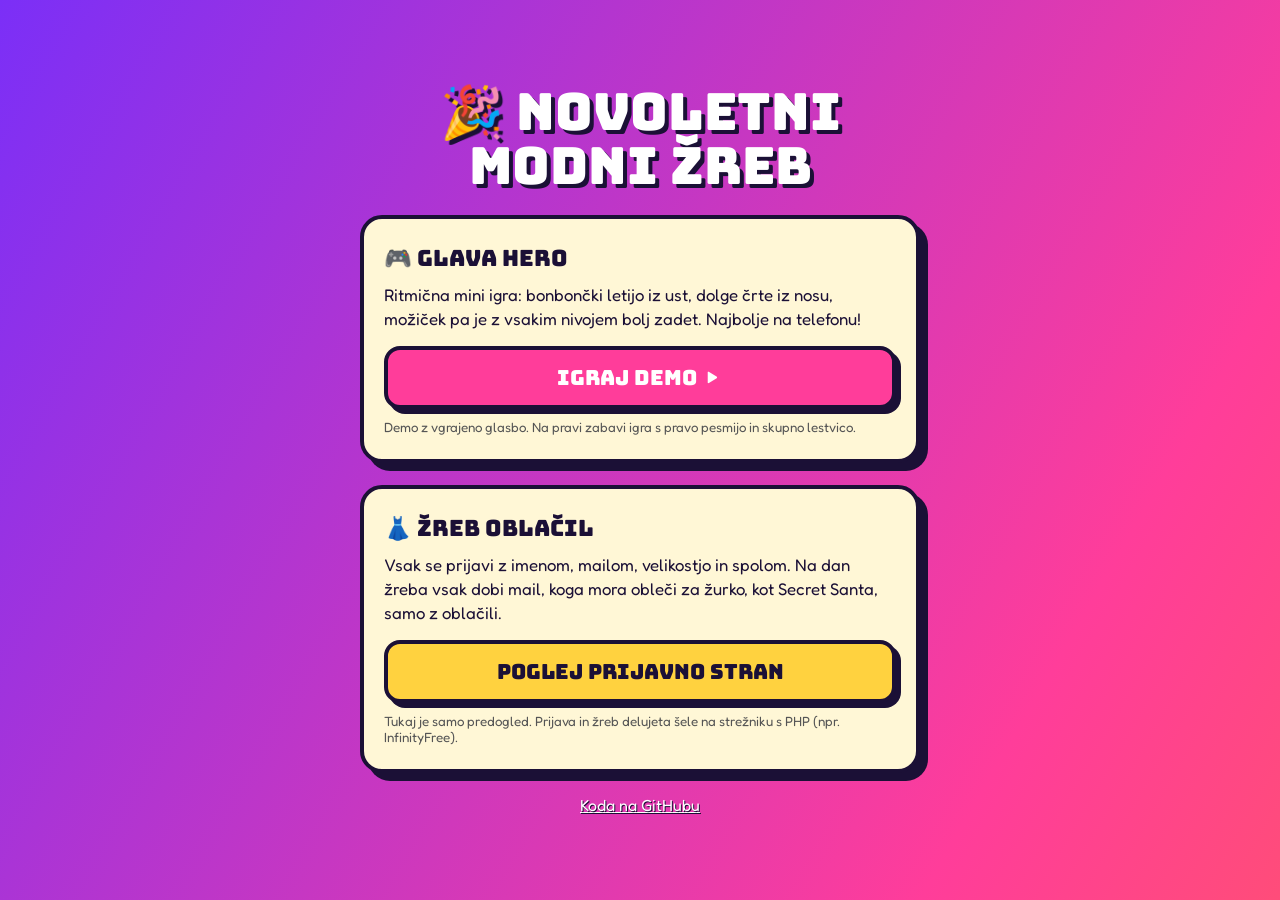
<file: index.html>
<!doctype html>
<html lang="sl">
<head>
  <meta charset="utf-8">
  <meta name="viewport" content="width=device-width, initial-scale=1">
  <title>Novoletni modni žreb – demo</title>
  <link rel="icon" href="data:image/svg+xml,<svg xmlns='http://www.w3.org/2000/svg' viewBox='0 0 100 100'><text y='.9em' font-size='90'>🎉</text></svg>">
  <link rel="preconnect" href="https://fonts.googleapis.com">
  <link href="https://fonts.googleapis.com/css2?family=Bungee&family=Fredoka:wght@400;600&display=swap" rel="stylesheet">
  <style>
    :root { --ink: #1b1036; }
    * { box-sizing: border-box; }
    body {
      margin: 0; min-height: 100vh; font-family: 'Fredoka', system-ui, sans-serif; color: var(--ink);
      background: linear-gradient(120deg, #7b2ff7, #ff3d9a, #ff7a18, #ffd23f, #2de2e6, #7b2ff7);
      background-size: 400% 400%; animation: bg 22s ease infinite;
      display: flex; align-items: center; justify-content: center; padding: 32px 16px;
    }
    @keyframes bg { 0%, 100% { background-position: 0% 50%; } 50% { background-position: 100% 50%; } }
    main { max-width: 560px; width: 100%; }
    h1 {
      font-family: 'Bungee', sans-serif; font-weight: 400; color: #fff; text-align: center;
      font-size: clamp(2rem, 8vw, 3.2rem); line-height: 1.05; margin: 0 0 22px;
      text-shadow: 4px 4px 0 var(--ink);
    }
    .card {
      background: #fff7d6; border: 4px solid var(--ink); border-radius: 22px;
      box-shadow: 8px 8px 0 var(--ink); padding: 24px 20px; margin-bottom: 22px;
    }
    .card h2 { font-family: 'Bungee', sans-serif; font-weight: 400; margin: 0 0 10px; font-size: 1.4rem; }
    .card p { margin: 0 0 14px; font-size: 1.05rem; line-height: 1.45; }
    .btn {
      display: block; text-align: center; text-decoration: none; font-family: 'Bungee', sans-serif;
      font-size: 1.3rem; color: var(--ink); background: #ffd23f; border: 4px solid var(--ink);
      border-radius: 16px; padding: 14px; box-shadow: 5px 5px 0 var(--ink);
    }
    .btn:active { transform: translate(4px, 4px); box-shadow: 1px 1px 0 var(--ink); }
    .btn.pink { background: #ff3d9a; color: #fff; }
    small { display: block; margin-top: 10px; color: #555; }
    footer { text-align: center; color: #fff; text-shadow: 1px 1px 0 var(--ink); }
    footer a { color: #fff; }
    @media (prefers-reduced-motion: reduce) { body { animation: none; } }
  </style>
</head>
<body>
<main>
  <h1>🎉 Novoletni modni žreb</h1>

  <section class="card">
    <h2>🎮 Glava Hero</h2>
    <p>Ritmična mini igra: bonbončki letijo iz ust, dolge črte iz nosu, možiček pa je z vsakim nivojem bolj zadet. Najbolje na telefonu!</p>
    <a class="btn pink" href="minigame/glava-hero-test.html">IGRAJ DEMO ▶</a>
    <small>Demo z vgrajeno glasbo. Na pravi zabavi igra s pravo pesmijo in skupno lestvico.</small>
  </section>

  <section class="card">
    <h2>👗 Žreb oblačil</h2>
    <p>Vsak se prijavi z imenom, mailom, velikostjo in spolom. Na dan žreba vsak dobi mail, koga mora obleči za žurko, kot Secret Santa, samo z oblačili.</p>
    <a class="btn" href="htdocs/">POGLEJ PRIJAVNO STRAN</a>
    <small>Tukaj je samo predogled. Prijava in žreb delujeta šele na strežniku s PHP (npr. InfinityFree).</small>
  </section>

  <footer><a href="https://github.com/reja123456789-pixel/novoletni-zreb">Koda na GitHubu</a></footer>
</main>
</body>
</html>
</file>
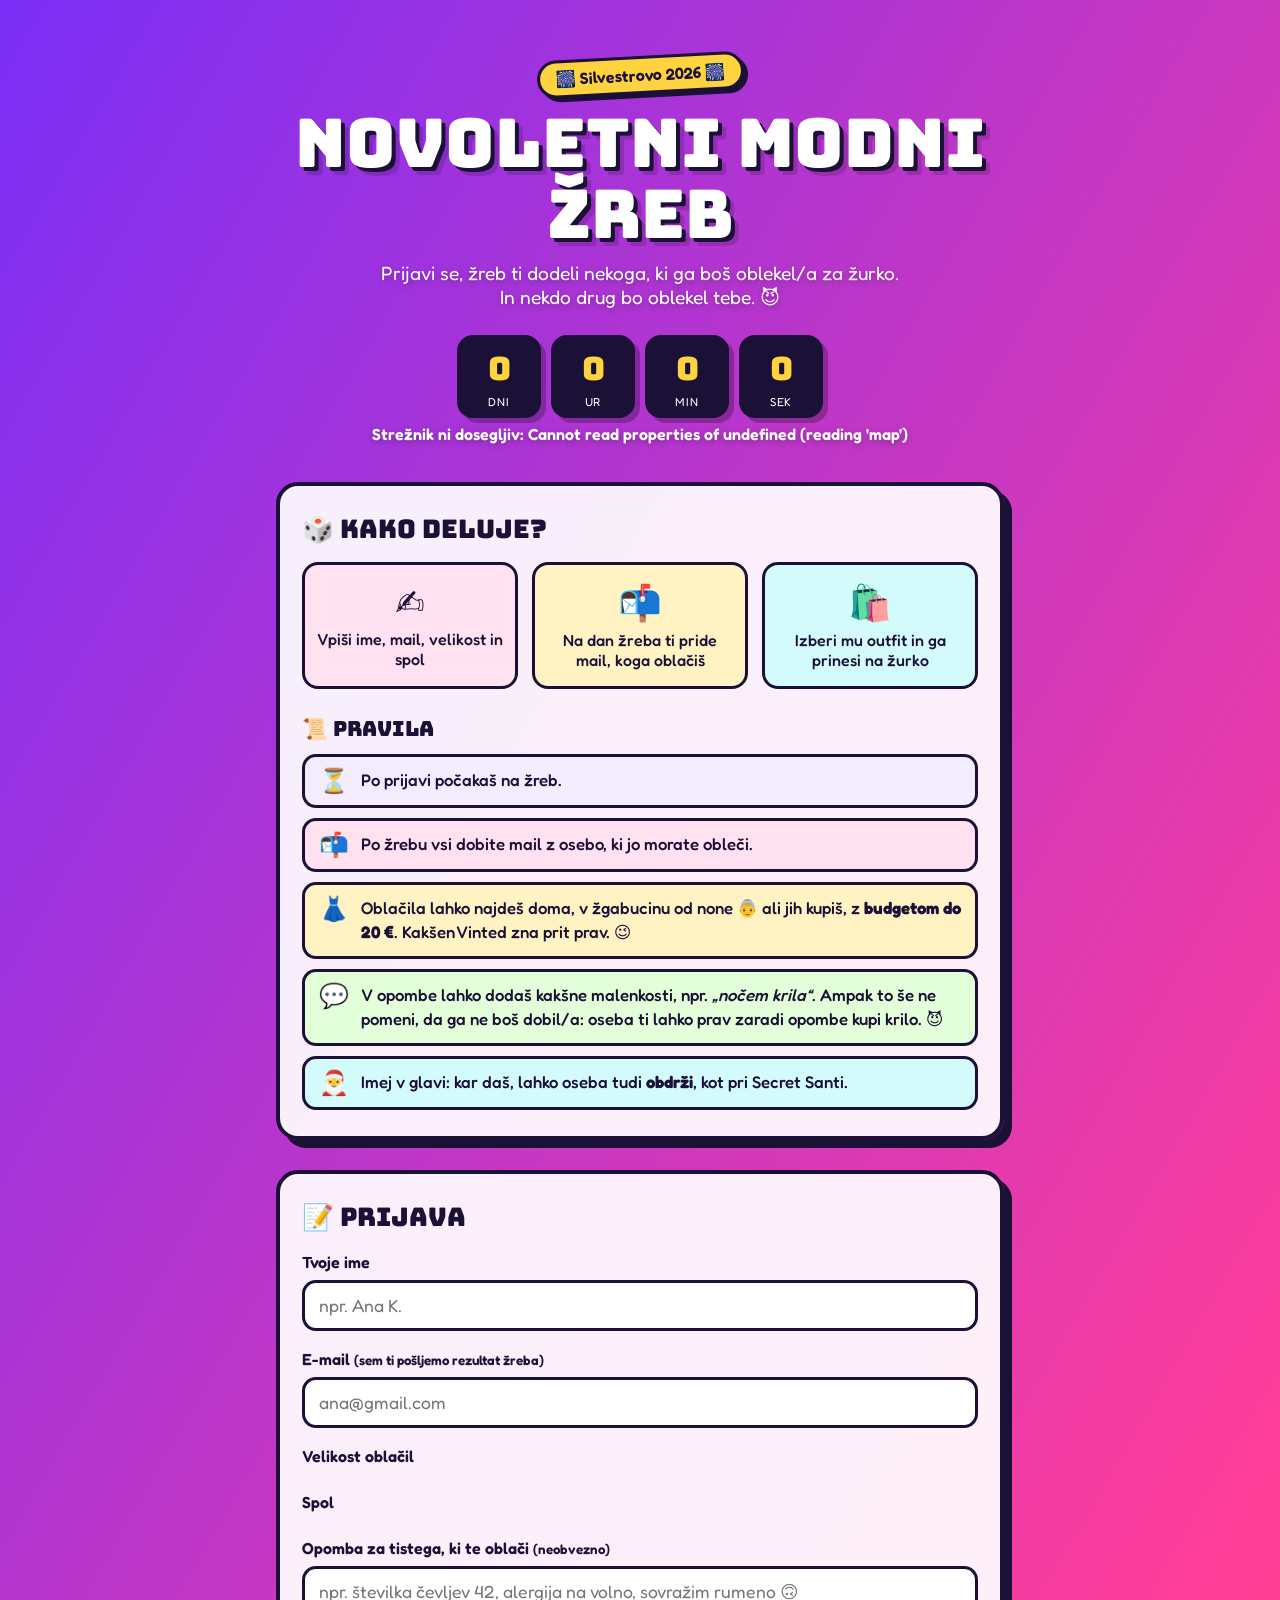
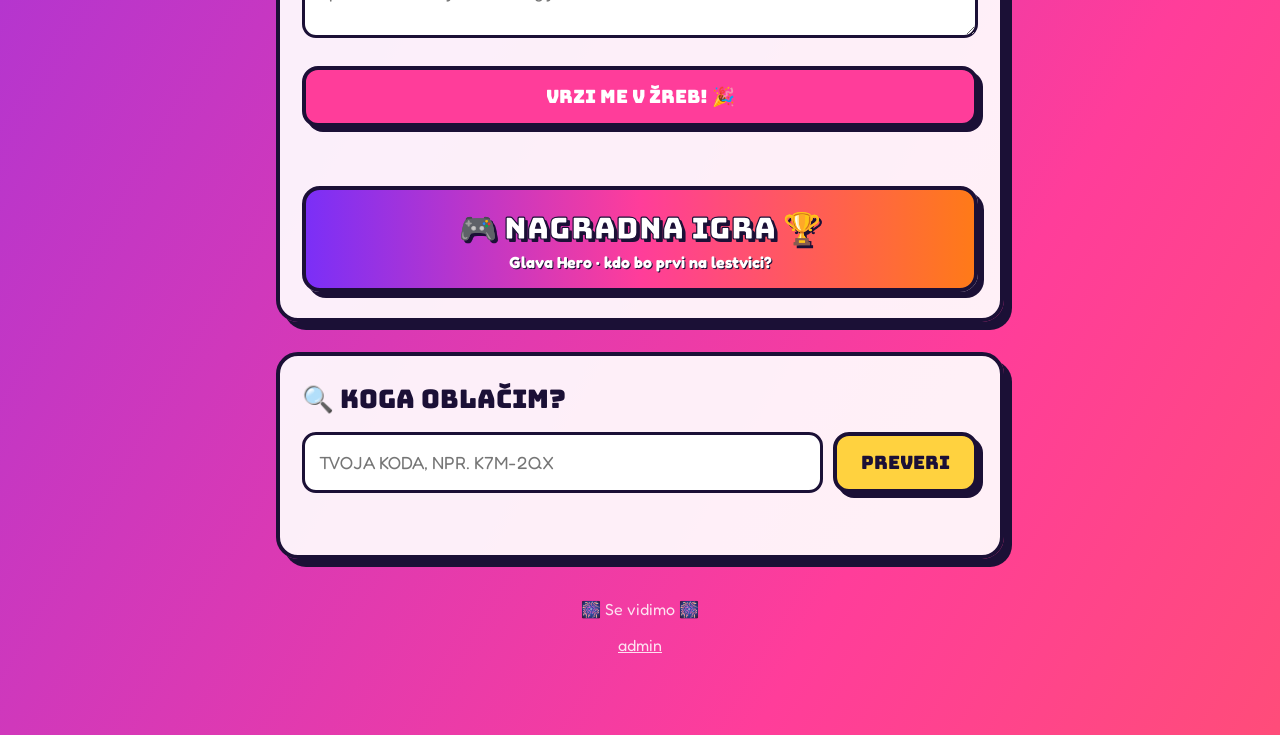
<file: htdocs/index.html>
<!doctype html>
<html lang="sl">
<head>
  <meta charset="utf-8">
  <meta name="viewport" content="width=device-width, initial-scale=1">
  <title>Novoletni modni žreb</title>
  <link rel="icon" href="data:image/svg+xml,<svg xmlns='http://www.w3.org/2000/svg' viewBox='0 0 100 100'><text y='.9em' font-size='90'>👗</text></svg>">
  <link rel="preconnect" href="https://fonts.googleapis.com">
  <link href="https://fonts.googleapis.com/css2?family=Bungee&family=Fredoka:wght@400;500;600;700&display=swap" rel="stylesheet">
  <link rel="stylesheet" href="style.css">
</head>
<body>
<main>
  <header class="hero">
    <div class="badge">🎆 Silvestrovo 2026 🎆</div>
    <h1 id="title">Novoletni modni žreb</h1>
    <p>Prijavi se, žreb ti dodeli nekoga, ki ga boš oblekel/a za žurko. In nekdo drug bo oblekel tebe. 😈</p>

    <div class="countdown" id="countdown" aria-live="polite">
      <div><b id="cd-d">0</b><small>dni</small></div>
      <div><b id="cd-h">0</b><small>ur</small></div>
      <div><b id="cd-m">0</b><small>min</small></div>
      <div><b id="cd-s">0</b><small>sek</small></div>
    </div>
    <div class="count-label" id="count-label">Do žreba …</div>
  </header>

  <section class="card">
    <h2><span class="emoji">🎲</span> Kako deluje?</h2>
    <div class="steps">
      <div><span class="big">✍️</span>Vpiši ime, mail, velikost in spol</div>
      <div><span class="big">📬</span>Na dan žreba ti pride mail, koga oblačiš</div>
      <div><span class="big">🛍️</span>Izberi mu outfit in ga prinesi na žurko</div>
    </div>

    <h3 class="rules-title">📜 Pravila</h3>
    <ul class="rules">
      <li><span>⏳</span><p>Po prijavi počakaš na žreb.</p></li>
      <li><span>📬</span><p>Po žrebu vsi dobite mail z osebo, ki jo morate obleči.</p></li>
      <li><span>👗</span><p>Oblačila lahko najdeš doma, v žgabucinu od none 👵 ali jih kupiš, z <b>budgetom do 20 €</b>. Kakšen Vinted zna prit prav. 😉</p></li>
      <li><span>💬</span><p>V opombe lahko dodaš kakšne malenkosti, npr. <i>„nočem krila“</i>. Ampak to še ne pomeni, da ga ne boš dobil/a: oseba ti lahko prav zaradi opombe kupi krilo. 😈</p></li>
      <li><span>🎅</span><p>Imej v glavi: kar daš, lahko oseba tudi <b>obdrži</b>, kot pri Secret Santi.</p></li>
    </ul>
  </section>

  <section class="card" id="register-card">
    <h2><span class="emoji">📝</span> Prijava</h2>

    <form id="register-form" novalidate>
      <label class="field" for="name">Tvoje ime</label>
      <input type="text" id="name" name="name" maxlength="40" placeholder="npr. Ana K." autocomplete="name" required>

      <label class="field" for="email">E-mail <small>(sem ti pošljemo rezultat žreba)</small></label>
      <input type="email" id="email" name="email" maxlength="120" placeholder="ana@gmail.com" autocomplete="email" required>

      <label class="field">Velikost oblačil</label>
      <div class="chips" id="sizes"></div>

      <label class="field">Spol</label>
      <div class="chips gender" id="genders"></div>

      <label class="field" for="note">Opomba za tistega, ki te oblači <small>(neobvezno)</small></label>
      <textarea id="note" name="note" maxlength="140" placeholder="npr. številka čevljev 42, alergija na volno, sovražim rumeno 🙃"></textarea>

      <button class="btn pink full" type="submit">Vrzi me v žreb! 🎉</button>
      <div class="msg error" id="register-msg"></div>
    </form>

    <div id="registered" class="hidden">
      <p style="font-size:1.2rem;margin:0">Super, <b id="reg-name"></b>, si v žrebu! 🥳</p>
      <div class="code-box">
        <div>Tvoja skrivna koda — <b>shrani jo!</b></div>
        <div class="code" id="reg-code"></div>
        <button class="btn cyan small" id="copy-code" type="button">📋 Kopiraj</button>
      </div>
      <p id="mail-note"></p>
      <p>Po žrebu ti pošljemo mail, koga oblačiš. Za vsak primer lahko s to kodo rezultat preveriš tudi spodaj. Koda je shranjena tudi v tem brskalniku.</p>
    </div>

    <div id="closed" class="hidden">
      <p style="font-size:1.2rem;margin:0">🔒 Žreb je že bil izveden, prijave so zaprte.</p>
    </div>

    <a class="btn-game" href="igra/">
      <span class="btn-game-main">🎮 NAGRADNA IGRA 🏆</span>
      <span class="btn-game-sub">Glava Hero · kdo bo prvi na lestvici?</span>
    </a>
  </section>

  <section class="card">
    <h2><span class="emoji">🔍</span> Koga oblačim?</h2>
    <form class="row" id="result-form">
      <input type="text" id="code" placeholder="Tvoja koda, npr. K7M-2QX" autocomplete="off" style="text-transform:uppercase">
      <button class="btn" type="submit">Preveri</button>
    </form>
    <div class="msg error" id="result-msg"></div>
    <div id="result" class="result hidden"></div>
  </section>

  <footer>
    <p>🎆 Se vidimo <span id="party-date"></span> 🎆</p>
    <p><a href="admin.html">admin</a></p>
  </footer>
</main>

<script src="common.js"></script>
<script>
  spawnFloaters();

  const $ = id => document.getElementById(id);
  let status;
  let timer;

  function store(key, val) {
    try { localStorage.setItem(key, val); } catch {}
  }
  function read(key) {
    try { return localStorage.getItem(key); } catch { return null; }
  }

  function chips(box, name, values) {
    box.innerHTML = values.map((v, i) => `
      <input type="radio" name="${name}" id="${name}-${i}" value="${esc(v)}">
      <label for="${name}-${i}">${name === 'gender' ? GENDER_EMOJI[v] + ' ' : ''}${esc(v)}</label>`).join('');
  }

  function tick() {
    const target = new Date(status.settings.drawDate).getTime();
    let diff = Math.max(0, target - Date.now());
    const d = Math.floor(diff / 864e5); diff -= d * 864e5;
    const h = Math.floor(diff / 36e5); diff -= h * 36e5;
    const m = Math.floor(diff / 6e4); diff -= m * 6e4;
    const s = Math.floor(diff / 1e3);
    $('cd-d').textContent = d; $('cd-h').textContent = h;
    $('cd-m').textContent = m; $('cd-s').textContent = s;
  }

  function renderStatus() {
    $('title').textContent = status.settings.title;
    document.title = status.settings.title;
    $('party-date').textContent = fmtDate(status.settings.partyDate);
    const n = status.count;
    const r = n % 100;
    const ppl = r === 1 ? 'oseba' : r === 2 ? 'osebi' : r === 3 || r === 4 ? 'osebe' : 'oseb';
    if (status.drawDone) {
      $('countdown').classList.add('hidden');
      $('count-label').innerHTML = `🎰 Žreb je izveden! Sodelovalo je <b>${n}</b> ${ppl}. Preveri spodaj, koga oblačiš.`;
      $('register-form').classList.add('hidden');
      if ($('registered').classList.contains('hidden')) $('closed').classList.remove('hidden');
    } else {
      $('count-label').innerHTML = `Do žreba (${fmtDate(status.settings.drawDate)}) · prijavljenih: <b>${n}</b> ${ppl}`;
      clearInterval(timer);
      tick();
      timer = setInterval(tick, 1000);
    }
  }

  async function init() {
    status = await api('status');
    chips($('sizes'), 'size', status.sizes);
    chips($('genders'), 'gender', status.genders);
    renderStatus();

    const saved = read('zreb-code');
    if (saved) {
      $('code').value = saved;
      showRegistered(read('zreb-name') || '', saved);
    }
  }

  function showRegistered(name, code) {
    $('register-form').classList.add('hidden');
    $('closed').classList.add('hidden');
    $('registered').classList.remove('hidden');
    $('reg-name').textContent = name;
    $('reg-code').textContent = code;
  }

  $('register-form').addEventListener('submit', async e => {
    e.preventDefault();
    const f = e.target;
    $('register-msg').textContent = '';
    try {
      const r = await api('register', {
        name: $('name').value,
        email: $('email').value,
        size: f.elements.size.value,
        gender: f.elements.gender.value,
        note: $('note').value,
      });
      store('zreb-code', r.code);
      store('zreb-name', r.name);
      $('code').value = r.code;
      showRegistered(r.name, r.code);
      $('mail-note').innerHTML = r.mailSent
        ? '📬 Potrditev s kodo smo ti poslali na mail (preveri tudi vsiljeno pošto).'
        : '⚠️ Potrditvenega maila nismo mogli poslati — <b>kodo si zapiši</b>. Prijava je vseeno shranjena.';
      confetti();
      status.count++;
      renderStatus();
    } catch (err) {
      $('register-msg').textContent = err.message;
    }
  });

  $('copy-code').addEventListener('click', async () => {
    try {
      await navigator.clipboard.writeText($('reg-code').textContent);
      $('copy-code').textContent = '✅ Kopirano';
    } catch {
      $('copy-code').textContent = 'Označi in kopiraj ročno';
    }
  });

  $('result-form').addEventListener('submit', async e => {
    e.preventDefault();
    $('result-msg').textContent = '';
    $('result').classList.add('hidden');
    try {
      const r = await api('result', { code: $('code').value });
      const box = $('result');
      if (!r.drawDone) {
        box.innerHTML = `<p style="font-size:1.2rem;margin:0">Živjo <b>${esc(r.name)}</b>! ⏳<br>Žreb še ni bil izveden. Vrni se po <b>${esc(fmtDate(r.drawDate))}</b>.</p>`;
      } else {
        const t = r.target;
        box.innerHTML = `
          <div>${esc(r.name)}, ti oblačiš …</div>
          <div class="target">${esc(t.name)}</div>
          <span class="pill">👕 ${esc(t.size)}</span>
          <span class="pill">${GENDER_EMOJI[t.gender] || ''} ${esc(t.gender)}</span>
          ${t.note ? `<p style="margin-top:14px">💬 „${esc(t.note)}”</p>` : ''}
          <p style="margin-top:14px">🤫 Psst — ne povej nikomur!</p>`;
        confetti(80);
      }
      box.classList.remove('hidden');
    } catch (err) {
      $('result-msg').textContent = err.message;
    }
  });

  init().catch(err => { $('count-label').textContent = 'Strežnik ni dosegljiv: ' + err.message; });
</script>
</body>
</html>
</file>
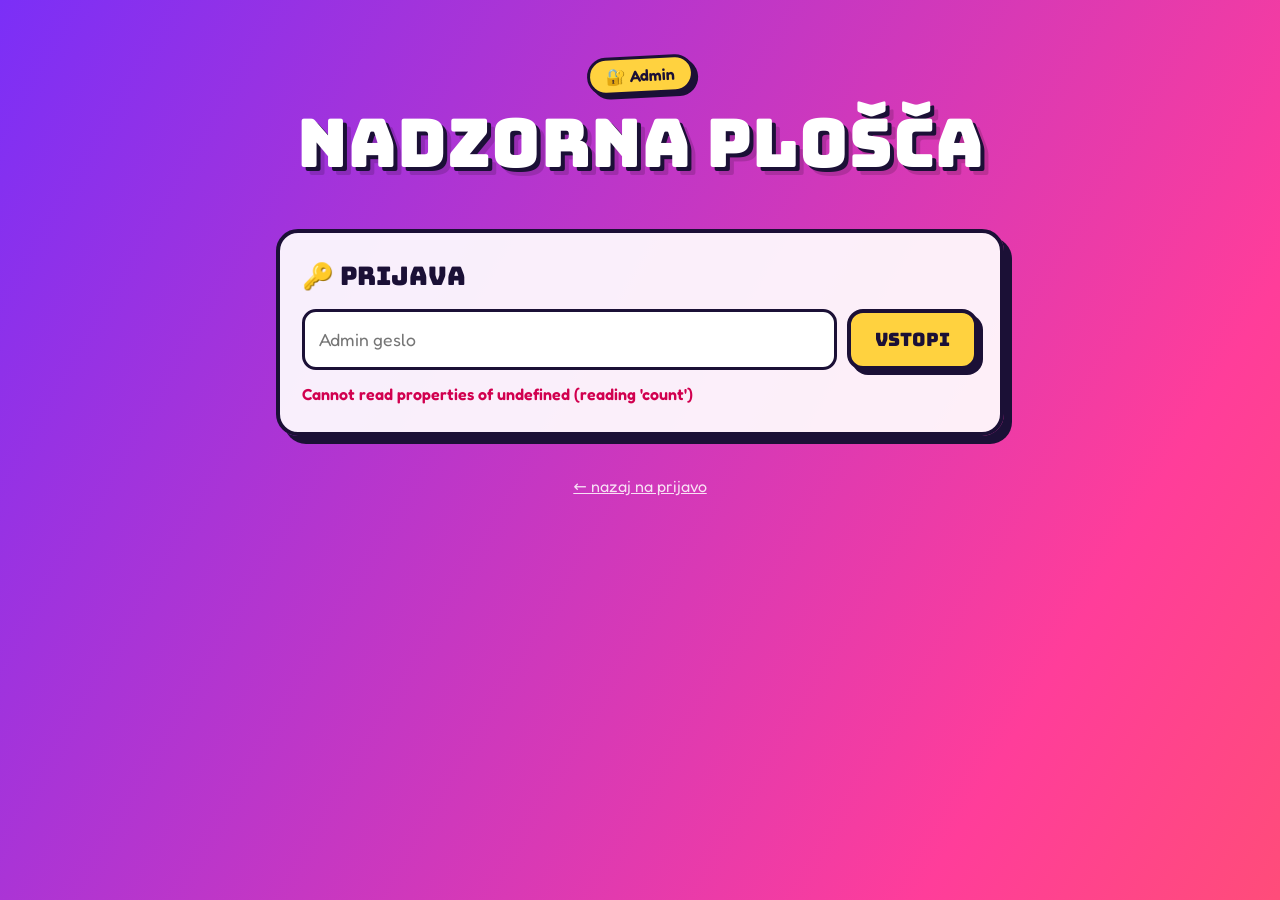
<file: htdocs/admin.html>
<!doctype html>
<html lang="sl">
<head>
  <meta charset="utf-8">
  <meta name="viewport" content="width=device-width, initial-scale=1">
  <meta name="robots" content="noindex">
  <title>Admin žreba</title>
  <link rel="icon" href="data:image/svg+xml,<svg xmlns='http://www.w3.org/2000/svg' viewBox='0 0 100 100'><text y='.9em' font-size='90'>🎰</text></svg>">
  <link rel="preconnect" href="https://fonts.googleapis.com">
  <link href="https://fonts.googleapis.com/css2?family=Bungee&family=Fredoka:wght@400;500;600;700&display=swap" rel="stylesheet">
  <link rel="stylesheet" href="style.css">
</head>
<body>
<main>
  <header class="hero">
    <div class="badge">🔐 Admin</div>
    <h1>Nadzorna plošča</h1>
  </header>

  <!-- prijava -->
  <section class="card" id="login-card">
    <h2>🔑 Prijava</h2>
    <form id="login-form" class="row">
      <input type="password" id="password" placeholder="Admin geslo" autocomplete="current-password">
      <button class="btn" type="submit">Vstopi</button>
    </form>
    <div class="msg error" id="login-msg"></div>
  </section>

  <div id="dash" class="hidden">
    <!-- statistika -->
    <section class="card">
      <h2>📊 Prijave</h2>
      <div class="stats">
        <div class="stat"><b id="s-count">0</b>prijavljenih</div>
        <div class="stat"><b id="s-days">—</b>dni do žreba</div>
        <div class="stat"><b id="s-state">⏳</b><span id="s-state-label">žreb čaka</span></div>
      </div>
      <div class="grid2" style="margin-top:20px">
        <div><h3 style="margin:0 0 10px">Velikosti</h3><div class="bars" id="by-size"></div></div>
        <div><h3 style="margin:0 0 10px">Spol</h3><div class="bars" id="by-gender"></div></div>
      </div>
    </section>

    <!-- žreb -->
    <section class="card">
      <h2>🎰 Žreb</h2>
      <div id="draw-pending">
        <p>Ko pritisneš gumb, vsak udeleženec dobi naključno drugo osebo (nihče ne dobi sebe). Prijave se zaprejo, vsakemu pa se samodejno pošlje mail s tem, koga oblači.</p>
        <p id="draw-warn" class="msg"></p>
        <button class="btn pink full" id="draw-btn">🎲 Izvedi žreb in pošlji maile</button>
      </div>
      <div id="draw-done" class="hidden">
        <p>✅ Žreb izveden <b id="draw-at"></b>.</p>
        <div class="stats" style="margin-bottom:16px">
          <div class="stat"><b id="m-sent" style="color:#1a9e55">0</b>mailov poslanih</div>
          <div class="stat"><b id="m-pending" style="color:#d18b00">0</b>čaka</div>
          <div class="stat"><b id="m-error" style="color:#d1004f">0</b>neuspešnih</div>
        </div>
        <p id="send-progress" class="msg"></p>
        <p style="display:flex;gap:10px;flex-wrap:wrap">
          <button class="btn small" id="send-pending">📤 Pošlji čakajoče</button>
          <button class="btn small" id="resend-errors">🔁 Ponovno pošlji neuspele</button>
          <button class="btn cyan small" id="toggle-pairs">👀 Pokaži pare</button>
        </p>
        <p>Če tudi sam/a sodeluješ, si parov raje ne poglej. 😉</p>
        <div class="table-wrap hidden" id="pairs-wrap" style="margin-top:16px">
          <table><thead><tr><th>Oblači</th><th></th><th>Koga</th><th>Vel.</th><th>Spol</th></tr></thead><tbody id="pairs"></tbody></table>
        </div>
        <div style="margin-top:20px">
          <button class="btn danger small" id="reset-btn">↩️ Ponastavi žreb</button>
        </div>
      </div>
      <div class="msg error" id="draw-msg"></div>
    </section>

    <!-- seznam -->
    <section class="card">
      <h2>👯 Udeleženci</h2>
      <div class="table-wrap">
        <table>
          <thead><tr><th>Ime</th><th>Mail</th><th>Vel.</th><th>Spol</th><th>Opomba</th><th>Status</th><th></th></tr></thead>
          <tbody id="people"></tbody>
        </table>
      </div>
      <p id="empty" class="hidden">Še nihče se ni prijavil. Pošlji povezavo prijateljem! 📲</p>
    </section>

    <!-- nastavitve -->
    <section class="card">
      <h2>⚙️ Nastavitve</h2>
      <form id="settings-form">
        <label class="field" for="st-title">Naslov</label>
        <input type="text" id="st-title" maxlength="80">
        <div class="grid2">
          <div>
            <label class="field" for="st-draw">Datum žreba (rok za prijavo)</label>
            <input type="datetime-local" id="st-draw">
          </div>
          <div>
            <label class="field" for="st-party">Datum žurke</label>
            <input type="datetime-local" id="st-party">
          </div>
        </div>
        <button class="btn" type="submit">💾 Shrani</button>
        <div class="msg" id="settings-msg"></div>
      </form>
    </section>

    <!-- nagradna igra -->
    <section class="card">
      <h2>🎮 Nagradna igra — lestvica</h2>
      <p id="score-count"></p>
      <div class="table-wrap">
        <table>
          <thead><tr><th>#</th><th>Ime</th><th>Točke</th><th>Nivo</th><th>Zadetih</th></tr></thead>
          <tbody id="board"></tbody>
        </table>
      </div>
      <p id="board-empty" class="hidden">Še nihče ni igral. <a href="igra/">Preizkusi igro →</a></p>
      <div style="margin-top:16px;display:flex;gap:10px;flex-wrap:wrap">
        <a class="btn small" href="igra/" style="text-decoration:none">▶ Odpri igro</a>
        <button class="btn danger small" id="reset-scores">🗑️ Počisti lestvico</button>
      </div>
    </section>

    <!-- maili in podatki -->
    <section class="card">
      <h2>📬 Maili in podatki</h2>
      <p>Pošiljatelj: <b id="mail-from"></b>. Preden odpreš prijave, preveri, ali pošiljanje deluje.</p>
      <button class="btn cyan small" id="test-mail">🧪 Pošlji testni mail sebi</button>
      <div class="msg" id="test-msg"></div>
      <hr style="border:0;border-top:2px dashed #ccc;margin:22px 0">
      <p>Po žurki izbriši vse prijave in maile udeležencev.</p>
      <button class="btn danger small" id="wipe-btn">🗑️ Izbriši vse podatke</button>
    </section>

    <p style="text-align:center"><button class="btn small" id="logout">Odjava</button></p>
  </div>

  <footer><a href="index.html">← nazaj na prijavo</a></footer>
</main>

<script src="common.js"></script>
<script>
  spawnFloaters(10);
  const $ = id => document.getElementById(id);
  let data;
  let sending = false;

  const STATUS = {
    '': '',
    pending: '⏳ čaka',
    sent: '✅ poslano',
    error: '❌ napaka',
  };

  function bars(box, counts, cls, total) {
    box.innerHTML = Object.entries(counts).map(([k, v]) => `
      <div class="bar ${cls}">
        <span>${esc(k)}</span>
        <div class="track"><div class="fill" style="width:${total ? (v / total) * 100 : 0}%"></div></div>
        <span>${v}</span>
      </div>`).join('');
  }

  function render() {
    const { stats, settings, participants, draw } = data;
    $('s-count').textContent = stats.count;
    const days = Math.ceil((new Date(settings.drawDate) - Date.now()) / 864e5);
    $('s-days').textContent = isNaN(days) ? '—' : Math.max(0, days);
    $('s-state').textContent = draw ? '✅' : '⏳';
    $('s-state-label').textContent = draw ? 'žreb izveden' : 'žreb čaka';
    bars($('by-size'), stats.bySize, '', stats.count);
    bars($('by-gender'), stats.byGender, 'g', stats.count);

    $('st-title').value = settings.title;
    $('st-draw').value = settings.drawDate;
    $('st-party').value = settings.partyDate;
    $('mail-from').textContent = data.mailFrom;

    $('draw-pending').classList.toggle('hidden', !!draw);
    $('draw-done').classList.toggle('hidden', !draw);
    if (draw) {
      $('draw-at').textContent = fmtDate(draw.doneAt);
      const count = s => participants.filter(p => p.mailStatus === s).length;
      $('m-sent').textContent = count('sent');
      $('m-pending').textContent = count('pending');
      $('m-error').textContent = count('error');
      $('pairs').innerHTML = draw.pairs.map(p => `
        <tr><td><b>${esc(p.giver)}</b></td><td>➡️</td><td><b>${esc(p.receiver)}</b></td><td>${esc(p.size)}</td><td>${esc(p.gender)}</td></tr>`).join('');
    } else {
      const early = new Date(settings.drawDate) > Date.now();
      $('draw-warn').textContent = participants.length < 3
        ? '⚠️ Za žreb potrebuješ vsaj 3 udeležence.'
        : early ? `ℹ️ Načrtovani datum žreba je ${fmtDate(settings.drawDate)} — žreb lahko izvedeš tudi prej.` : '🟢 Čas je za žreb!';
      $('draw-btn').disabled = participants.length < 3;
    }

    const lb = data.leaderboard || [];
    $('score-count').textContent = `Odigranih iger: ${data.scoreCount || 0} · na lestvici je najboljši rezultat vsakega imena.`;
    $('board-empty').classList.toggle('hidden', lb.length > 0);
    $('board').innerHTML = lb.map((r, i) => `
      <tr>
        <td>${['🥇', '🥈', '🥉'][i] || i + 1 + '.'}</td>
        <td><b>${esc(r.name)}</b></td>
        <td>${Number(r.score).toLocaleString('sl-SI')}</td>
        <td>${r.level}</td>
        <td>${r.acc} %</td>
      </tr>`).join('');

    $('empty').classList.toggle('hidden', participants.length > 0);
    $('people').innerHTML = participants.map(p => `
      <tr>
        <td><b>${esc(p.name)}</b><div class="note">${esc(fmtDate(p.createdAt))}</div></td>
        <td class="note">${esc(p.email)}</td>
        <td>${esc(p.size)}</td>
        <td>${GENDER_EMOJI[p.gender] || ''} ${esc(p.gender)}</td>
        <td class="note">${esc(p.note || '')}</td>
        <td class="note" title="${esc(p.mailError || '')}">${STATUS[p.mailStatus] || ''}${p.mailError ? '<br>' + esc(p.mailError.slice(0, 60)) : ''}</td>
        <td>${draw
          ? `<button class="btn small" data-resend="${esc(p.id)}" title="Pošlji mail ponovno">📤</button>`
          : `<button class="btn danger small" data-remove="${esc(p.id)}" data-name="${esc(p.name)}">✕</button>`}</td>
      </tr>`).join('');
  }

  async function load() {
    try {
      data = await api('overview');
      $('login-card').classList.add('hidden');
      $('dash').classList.remove('hidden');
      render();
    } catch (err) {
      if (err.status !== 401) $('login-msg').textContent = err.message;
      $('login-card').classList.remove('hidden');
      $('dash').classList.add('hidden');
    }
  }

  // Pošilja maile v manjših paketih, dokler ni vseh poslanih.
  async function sendAll() {
    if (sending) return;
    sending = true;
    let sent = 0, failed = 0;
    try {
      for (;;) {
        $('send-progress').textContent = `📤 Pošiljam maile … (${sent} poslanih)`;
        const r = await api('send_batch', {});
        sent += r.sent;
        failed += r.failed;
        await load();
        if (r.remaining <= 0 || r.sent + r.failed === 0) break;
      }
      $('send-progress').textContent = failed
        ? `⚠️ Poslanih ${sent}, neuspešnih ${failed}. Napako vidiš pri udeležencu — poskusi ponovno.`
        : `✅ Poslanih ${sent} mailov.`;
    } catch (err) {
      $('send-progress').textContent = '❌ ' + err.message;
    }
    sending = false;
  }

  $('login-form').addEventListener('submit', async e => {
    e.preventDefault();
    $('login-msg').textContent = '';
    try {
      await api('login', { password: $('password').value });
      $('password').value = '';
      load();
    } catch (err) {
      $('login-msg').textContent = err.message;
    }
  });

  $('logout').addEventListener('click', async () => {
    await api('logout', {});
    load();
  });

  $('draw-btn').addEventListener('click', async () => {
    if (!confirm(`Izvedem žreb za ${data.participants.length} udeležencev? Prijave se bodo zaprle in vsem bo poslan mail.`)) return;
    $('draw-msg').textContent = '';
    try {
      await api('draw', {});
      confetti(200);
      await load();
      sendAll();
    } catch (err) { $('draw-msg').textContent = err.message; }
  });

  $('send-pending').addEventListener('click', sendAll);

  $('resend-errors').addEventListener('click', async () => {
    await api('resend', {});
    await load();
    sendAll();
  });

  $('reset-btn').addEventListener('click', async () => {
    if (!confirm('Res ponastavim žreb? Pari bodo izbrisani in prijave se ponovno odprejo. Že poslanih mailov ni mogoče preklicati!')) return;
    await api('reset_draw', {});
    $('pairs-wrap').classList.add('hidden');
    $('send-progress').textContent = '';
    load();
  });

  $('toggle-pairs').addEventListener('click', () => {
    const w = $('pairs-wrap');
    w.classList.toggle('hidden');
    $('toggle-pairs').textContent = w.classList.contains('hidden') ? '👀 Pokaži pare' : '🙈 Skrij pare';
  });

  $('settings-form').addEventListener('submit', async e => {
    e.preventDefault();
    try {
      await api('settings', {
        title: $('st-title').value,
        drawDate: $('st-draw').value,
        partyDate: $('st-party').value,
      });
      $('settings-msg').textContent = '✅ Shranjeno';
      setTimeout(() => ($('settings-msg').textContent = ''), 2000);
      load();
    } catch (err) { $('settings-msg').textContent = err.message; }
  });

  $('test-mail').addEventListener('click', async () => {
    $('test-msg').textContent = '⏳ Pošiljam …';
    try {
      const r = await api('test_mail', {});
      $('test-msg').textContent = `✅ Poslano na ${r.to}. Preveri nabiralnik.`;
    } catch (err) {
      $('test-msg').textContent = '❌ ' + err.message;
    }
  });

  $('reset-scores').addEventListener('click', async () => {
    if (!confirm('Počistim celotno lestvico nagradne igre?')) return;
    await api('reset_scores', {});
    load();
  });

  $('wipe-btn').addEventListener('click', async () => {
    if (!confirm('Izbrišem VSE prijave, pare, nastavitve in lestvico igre? Tega ni mogoče razveljaviti.')) return;
    if (!confirm('Res? Zadnja priložnost. 😬')) return;
    await api('wipe', {});
    load();
  });

  $('people').addEventListener('click', async e => {
    const rm = e.target.closest('[data-remove]');
    const rs = e.target.closest('[data-resend]');
    try {
      if (rm && confirm(`Odstranim ${rm.dataset.name}?`)) {
        await api('remove', { id: rm.dataset.remove });
        load();
      }
      if (rs) {
        await api('resend', { id: rs.dataset.resend });
        await load();
        sendAll();
      }
    } catch (err) { alert(err.message); }
  });

  load();
</script>
</body>
</html>
</file>
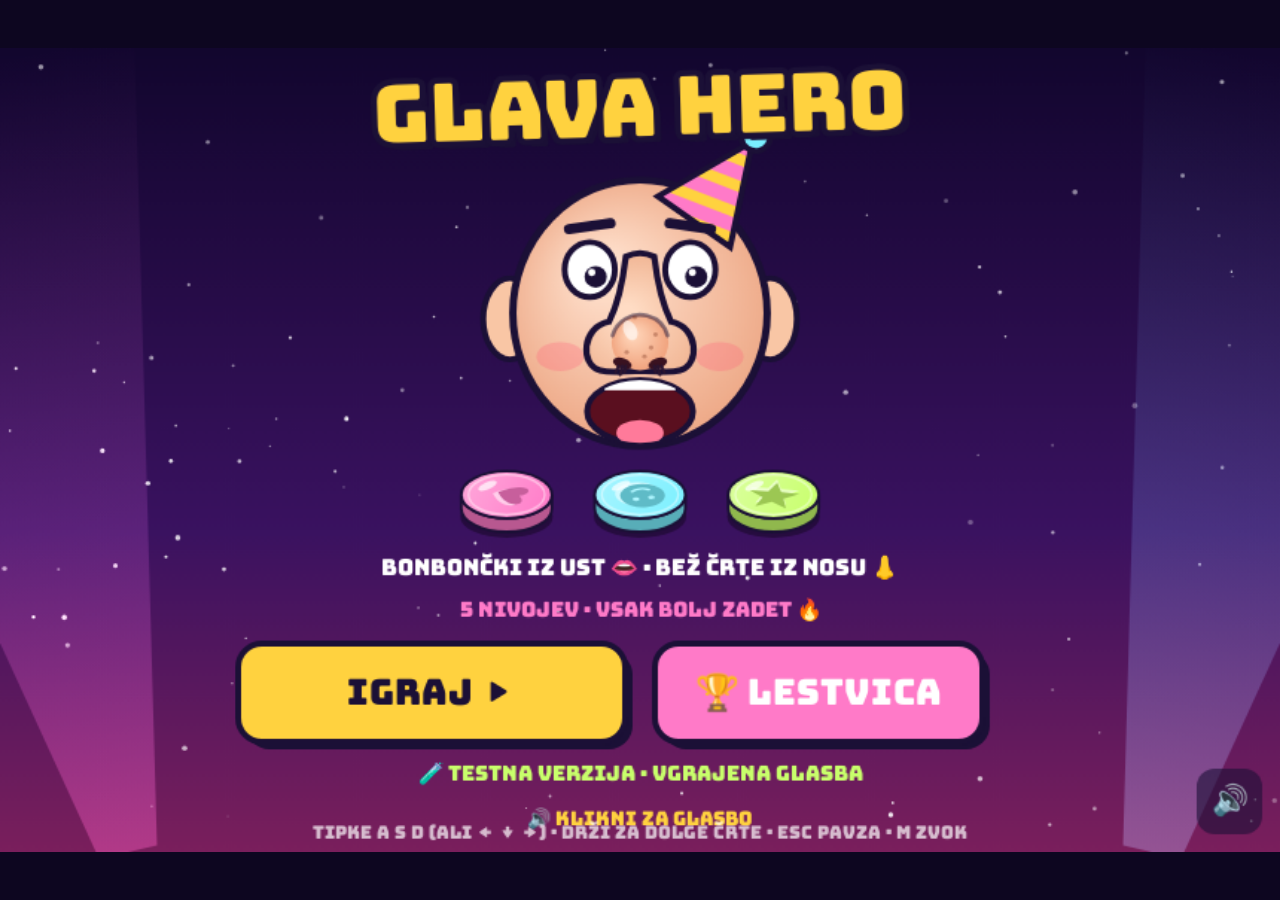
<file: minigame/glava-hero-test.html>
<!doctype html>
<html lang="sl">
<head>
<meta charset="utf-8">
<meta name="viewport" content="width=device-width, initial-scale=1, maximum-scale=1, user-scalable=no, viewport-fit=cover">
<meta name="theme-color" content="#12062e">
<meta name="apple-mobile-web-app-capable" content="yes">
<meta name="mobile-web-app-capable" content="yes">
<title>Glava Hero (test)</title>
<link rel="icon" href="data:image/svg+xml,<svg xmlns='http://www.w3.org/2000/svg' viewBox='0 0 100 100'><text y='.9em' font-size='90'>🍬</text></svg>">
<link rel="preconnect" href="https://fonts.googleapis.com">
<link href="https://fonts.googleapis.com/css2?family=Bungee&display=swap" rel="stylesheet">
<style>
  html, body {
    margin: 0; height: 100%; background: #0d0620; overflow: hidden;
    touch-action: none; overscroll-behavior: none;
    -webkit-user-select: none; user-select: none; -webkit-touch-callout: none; -webkit-tap-highlight-color: transparent;
  }
  body { display: flex; align-items: center; justify-content: center; }
  #wrap { position: relative; }
  canvas { width: 100%; height: 100%; display: block; }

  /* vpis imena pred vsako igro */
  #nameModal {
    position: fixed; inset: 0; z-index: 10; display: flex; align-items: center; justify-content: center;
    background: rgba(13, 6, 32, .72); padding: 16px;
  }
  #nameModal[hidden] { display: none; }
  .nm-box {
    width: min(420px, 100%); background: #fff7d6; border: 5px solid #1b1036; border-radius: 26px;
    box-shadow: 10px 10px 0 #1b1036; padding: 26px 22px; text-align: center; font-family: 'Bungee', Impact, sans-serif;
  }
  .nm-title { font-size: 30px; color: #ff7ac8; text-shadow: 3px 3px 0 #1b1036; -webkit-text-stroke: 1.5px #1b1036; margin-bottom: 6px; }
  .nm-sub { font-size: 13px; color: #7b2ff7; margin-bottom: 16px; }
  #nameInput {
    width: 100%; box-sizing: border-box; font: 22px 'Bungee', Impact, sans-serif; text-align: center;
    padding: 14px; border: 4px solid #1b1036; border-radius: 16px; outline: none; color: #1b1036; background: #fff;
    -webkit-user-select: text; user-select: text;
  }
  #nameInput:focus { box-shadow: 0 0 0 4px #7af0ff; }
  .nm-err { color: #d1004f; font-size: 13px; min-height: 20px; margin: 8px 0 4px; }
  .nm-go, .nm-cancel {
    width: 100%; font: 24px 'Bungee', Impact, sans-serif; border: 4px solid #1b1036; border-radius: 16px; cursor: pointer;
  }
  .nm-go { background: #ffd23f; color: #1b1036; padding: 14px; box-shadow: 5px 5px 0 #1b1036; }
  .nm-go:active { transform: translate(4px, 4px); box-shadow: 1px 1px 0 #1b1036; }
  .nm-cancel { margin-top: 14px; background: transparent; border: 0; font-size: 14px; color: #555; }
</style>
</head>
<body>
<div id="wrap"><canvas id="c"></canvas></div>
<div id="nameModal" hidden>
  <form id="nameForm" class="nm-box" autocomplete="off">
    <div class="nm-title">KDO IGRA? 🎤</div>
    <div class="nm-sub">Ime gre na lestvico nagradne igre</div>
    <input id="nameInput" maxlength="20" placeholder="Tvoje ime" enterkeyhint="go" autocapitalize="words" spellcheck="false">
    <div class="nm-err" id="nameErr"></div>
    <button type="submit" class="nm-go">IGRAJ ▶</button>
    <button type="button" class="nm-cancel" id="nameCancel">Prekliči</button>
  </form>
</div>

<script>
// =====================================================================
//  GLAVA HERO — ritmična mini igra za telefon
//  Bonbončki letijo iz ust, dolge bež črte iz nosu.
//  Ena težavnost: več točk imaš, težje je.
// =====================================================================

const cv = document.getElementById('c');
const wrap = document.getElementById('wrap');
const ctx = cv.getContext('2d');
const DPR = Math.min(2, window.devicePixelRatio || 1);
const TAU = Math.PI * 2;
const INK = '#1b1036';
const IS_TOUCH = matchMedia('(pointer: coarse)').matches;
const clamp = (v, a, b) => Math.max(a, Math.min(b, v));
const rand = (a, b) => a + Math.random() * (b - a);

const PILL = ['#ff7ac8', '#7af0ff', '#c8ff6b'];
const SYMBOLS = ['heart', 'smile', 'star'];
const TAIL = '#f3e6cc';
const LANE_KEYS = ['A', 'S', 'D'];
const KEYMAP = {
  KeyA: 0, KeyJ: 0, ArrowLeft: 0, Digit1: 0,
  KeyS: 1, KeyK: 1, ArrowDown: 1, ArrowUp: 1, Digit2: 1,
  KeyD: 2, KeyL: 2, ArrowRight: 2, Digit3: 2,
};

const WIN = { perfect: 0.05, good: 0.095, ok: 0.14 };
const HOLD_PTS = 120;

// ---------------------------------------------------------------- postavitev (pokončno / ležeče)

let W = 960, H = 540, L = {};
function layout() {
  // ena stran je fiksna, druga se raztegne na razmerje zaslona (brez črnih robov)
  const portrait = innerHeight > innerWidth * 1.05;
  const ratio = Math.max(innerWidth, innerHeight) / Math.max(1, Math.min(innerWidth, innerHeight));
  const long = Math.round(clamp(540 * ratio, 860, 1200));
  W = portrait ? 540 : long;
  H = portrait ? long : 540;
  L = portrait
    ? { portrait, CX: 270, HIT_Y: H - 180, FAR_Y: 318, NEAR: 228, HEAD_Y: 192, HEAD_S: 1.08 }
    : { portrait, CX: W / 2, HIT_Y: 462, FAR_Y: 205, NEAR: 195, HEAD_Y: 118, HEAD_S: 0.92 };
  cv.width = W * DPR;
  cv.height = H * DPR;
  const s = Math.min(innerWidth / W, innerHeight / H);
  wrap.style.width = W * s + 'px';
  wrap.style.height = H * s + 'px';
}
layout();
addEventListener('resize', layout);

const K = 3;
const persp = z => 1 / (1 + z * K);
const pFar = persp(1);
const projY = z => L.FAR_Y + (L.HIT_Y - L.FAR_Y) * (persp(z) - pFar) / (1 - pFar);
const halfW = z => L.NEAR * persp(z);
const laneW = z => 2 * halfW(z) / 3;
const laneX = (lane, z) => L.CX + (lane - 1) * laneW(z);

// ---------------------------------------------------------------- glasba

// tempo je spremenljiv: vgrajena pesem 120 BPM, lastna pesem po analizi
let BPM = 120, BEAT = 60 / BPM, STEP = BEAT / 2, BAR = BEAT * 4, PHASE = 0;
const mtof = m => 440 * Math.pow(2, (m - 69) / 12);
const CHORDS = [
  { root: 45, pad: [57, 60, 64] }, // Am
  { root: 41, pad: [53, 57, 60] }, // F
  { root: 48, pad: [55, 60, 64] }, // C
  { root: 43, pad: [55, 59, 62] }, // G
];
const chordFor = bar => CHORDS[((bar - 2) % 4 + 4) % 4];
const INTRO = 2, MAIN = 48, OUTRO = 2;
let TOTAL = INTRO + MAIN + OUTRO;

const RHY = {
  q:    [[0, 2], [2, 2], [4, 2], [6, 2]],
  hq:   [[0, 4], [4, 2], [6, 2]],
  qh:   [[0, 2], [2, 2], [4, 4]],
  w:    [[0, 8]],
  e1:   [[0, 1], [1, 1], [2, 2], [4, 1], [5, 1], [6, 2]],
  syn:  [[0, 3], [3, 3], [6, 2]],
  run:  [[0, 1], [1, 1], [2, 1], [3, 1], [4, 1], [5, 1], [6, 1], [7, 1]],
  s16:  [[0, 1], [1, 0.5], [1.5, 0.5], [2, 2], [4, 1], [5, 1], [6, 0.5], [6.5, 0.5], [7, 1]],
  s16b: [[0, 0.5], [0.5, 0.5], [1, 1], [2, 0.5], [2.5, 0.5], [3, 1], [4, 0.5], [4.5, 0.5], [5, 0.5], [5.5, 0.5], [6, 2]],
};

// več točk → hitrejši bonbončki, gostejši ritmi, več dvojnih — in bolj zadet možiček
const LEVELS = [
  { score: 0,     lead: 2.0,  pool: ['q', 'hq', 'w', 'qh'],         chord: 0 },
  { score: 6000,  lead: 1.75, pool: ['q', 'hq', 'qh', 'e1'],        chord: 0.05 },
  { score: 18000, lead: 1.55, pool: ['e1', 'syn', 'q', 'hq'],       chord: 0.12 },
  { score: 38000, lead: 1.35, pool: ['run', 's16', 'syn', 'e1'],    chord: 0.2 },
  { score: 65000, lead: 1.18, pool: ['s16', 'run', 's16b', 'syn'],  chord: 0.3 },
];
const AFTA_LEVEL = 3; // prehod 3 → 4: injekcija + AFTA PARTY

function mulberry32(a) {
  return () => {
    a |= 0; a = a + 0x6D2B79F5 | 0;
    let t = Math.imul(a ^ a >>> 15, 1 | a);
    t = t + Math.imul(t ^ t >>> 7, 61 | t) ^ t;
    return ((t ^ t >>> 14) >>> 0) / 4294967296;
  };
}

// ---------------------------------------------------------------- zvok

let AC = null, master = null, noiseBuf = null, muted = false;

function audioInit() {
  if (!AC) {
    try {
      AC = new (window.AudioContext || window.webkitAudioContext)();
      master = AC.createGain();
      master.gain.value = muted ? 0 : 0.9;
      master.connect(AC.destination);
      noiseBuf = AC.createBuffer(1, AC.sampleRate, AC.sampleRate);
      const d = noiseBuf.getChannelData(0);
      for (let i = 0; i < d.length; i++) d[i] = Math.random() * 2 - 1;
    } catch { AC = null; }
  }
  if (AC && AC.state === 'suspended' && state !== 'paused') AC.resume();
}
function setMuted(m) {
  muted = m;
  if (master) master.gain.value = m ? 0 : 0.9;
}
function playTone(at, f, d, type, vol, attack = 0.005, filter = 0) {
  const o = AC.createOscillator(), g = AC.createGain();
  o.type = type; o.frequency.value = f;
  g.gain.setValueAtTime(0.0001, at);
  g.gain.linearRampToValueAtTime(vol, at + attack);
  g.gain.setValueAtTime(vol, at + Math.max(attack, d * 0.6));
  g.gain.exponentialRampToValueAtTime(0.0001, at + d);
  let node = o;
  if (filter) {
    const lp = AC.createBiquadFilter();
    lp.type = 'lowpass'; lp.frequency.value = filter;
    o.connect(lp); node = lp;
  }
  node.connect(g).connect(master);
  o.start(at); o.stop(at + d + 0.05);
}
function playNoise(at, d, vol, type, freq) {
  const s = AC.createBufferSource(), f = AC.createBiquadFilter(), g = AC.createGain();
  s.buffer = noiseBuf; f.type = type; f.frequency.value = freq;
  g.gain.setValueAtTime(vol, at);
  g.gain.exponentialRampToValueAtTime(0.0001, at + d);
  s.connect(f).connect(g).connect(master);
  s.start(at, Math.random() * 0.5, d + 0.05);
}
function playEvent(ev, at) {
  switch (ev.k) {
    case 'hat': playNoise(at, 0.04, ev.v, 'highpass', 7500); break;
    case 'kick': {
      const o = AC.createOscillator(), g = AC.createGain();
      o.frequency.setValueAtTime(150, at);
      o.frequency.exponentialRampToValueAtTime(40, at + 0.14);
      g.gain.setValueAtTime(0.7, at);
      g.gain.exponentialRampToValueAtTime(0.0001, at + 0.22);
      o.connect(g).connect(master);
      o.start(at); o.stop(at + 0.25);
      break;
    }
    case 'snare':
      playNoise(at, 0.14, ev.v || 0.28, 'bandpass', 1800);
      playTone(at, 190, 0.08, 'triangle', 0.14);
      break;
    case 'crash': playNoise(at, 1.3, 0.18, 'highpass', 4500); break;
    case 'bass': playTone(at, ev.f, ev.d, 'sawtooth', 0.11, 0.005, 520); break;
    case 'pad': for (const f of ev.fs) playTone(at, f, ev.d, 'triangle', 0.028, 0.08); break;
  }
}
function leadVoice(freq) {
  const at = AC.currentTime;
  const o = AC.createOscillator(), lfo = AC.createOscillator(), lg = AC.createGain();
  const lp = AC.createBiquadFilter(), g = AC.createGain();
  o.type = 'square'; o.frequency.value = freq;
  lfo.frequency.value = 5.5; lg.gain.value = freq * 0.008;
  lfo.connect(lg).connect(o.frequency);
  lp.type = 'lowpass'; lp.frequency.value = 2600;
  g.gain.setValueAtTime(0.0001, at);
  g.gain.linearRampToValueAtTime(0.085, at + 0.01);
  o.connect(lp).connect(g).connect(master);
  o.start(at); lfo.start(at);
  return { o, lfo, g };
}
function stopVoice(v, delay = 0, rel = 0.08) {
  if (!v || !AC) return;
  const at = AC.currentTime + delay;
  v.g.gain.cancelScheduledValues(at);
  v.g.gain.setValueAtTime(v.g.gain.value || 0.085, at);
  v.g.gain.linearRampToValueAtTime(0.0001, at + rel);
  v.o.stop(at + rel + 0.02);
  v.lfo.stop(at + rel + 0.02);
}
function clunk() {
  if (!AC) return;
  const at = AC.currentTime;
  playNoise(at, 0.12, 0.25, 'lowpass', 400);
  playTone(at, 98, 0.15, 'sawtooth', 0.07, 0.003, 600);
}
function uiBeep(f = 660) {
  if (AC) playTone(AC.currentTime, f, 0.08, 'square', 0.06);
}
function buzz(ms) {
  if (IS_TOUCH && navigator.vibrate) try { navigator.vibrate(ms); } catch { }
}

// ---------------------------------------------------------------- stanje

let state = 'title'; // title | play | paused | results
let notes = [], backing = [], bIdx = 0, gen = null, songStart = 0;
let scoreF = 0, streak = 0, maxStreak = 0, hits = 0, misses = 0, levelIdx = 0, viewLead = LEVELS[0].lead;
let laneDown = [false, false, false], laneFlash = [0, 0, 0];
let laughUntil = -1, judge = null, banner = null, particles = [], uiButtons = [];
let cut = null; // animacija injekcije: { t0, squirted, crazy }
let clockOverride = null, lastT = 0, frame = 0;
let SONG_END = TOTAL * BAR + 0.5;
let FIRST_NOTE = INTRO * BAR;

const mult = () => Math.min(4, 1 + Math.floor(streak / 10));

function songTime() {
  if (clockOverride !== null) return clockOverride;
  if (!AC) return lastT;
  return AC.currentTime - songStart - (AC.outputLatency || AC.baseLatency || 0);
}

// ---------------------------------------------------------------- generator pesmi (sproti, glede na nivo)

function makePhrase(lv) {
  const g = gen, bars = [];
  for (let k = 0; k < 4; k++) {
    const rhy = k === 3 && g.rnd() < 0.4 ? 'hq' : lv.pool[Math.floor(g.rnd() * lv.pool.length)];
    const evs = [];
    for (const [step, len] of RHY[rhy]) {
      let nxt;
      do { nxt = clamp(g.cur + [-1, -1, 0, 1, 1, 2, -2][Math.floor(g.rnd() * 7)], 0, 2); }
      while (nxt === g.cur && g.same >= 1);
      g.same = nxt === g.cur ? g.same + 1 : 0;
      g.cur = nxt;
      evs.push({ step, len, lane: nxt });
    }
    bars.push(evs);
  }
  return bars;
}

function addRaw(t, lane, dur, lv, freq) {
  if (t < gen.laneBusy[lane] + 0.08) return; // v progi še teče dolga črta
  // dve dolgi črti nikoli ne prideta ena za drugo — druga postane bonbonček
  let hold = dur > 0;
  if (hold && t < gen.lastHoldEnd + BEAT * 1.5) hold = false;
  if (!hold) dur = 0;
  else { gen.lastHoldEnd = t + dur; gen.laneBusy[lane] = t + dur; }
  notes.push({
    t, lane, hold, dur, freq, lead: lv.lead,
    state: 'pending', spawned: false, heldTo: 0, voice: null, spin: rand(0, TAU),
  });
}

function addNote(t, lane, len, lv, ch) {
  addRaw(t, lane, len >= 3 ? len * STEP - STEP * 0.6 : 0, lv, mtof(ch.pad[lane] + 12));
}

// ---------------------------------------------------------------- lastna pesem: analiza in note

// po nivojih: mreža (1 = šestnajstinke, 2 = osminke, 4 = četrtinke), prag moči, najmanjši razmik, največ not na takt
const CUSTOM_LV = [
  { grid: 4, thr: 0.62, gap: 0.45, max: 4 },
  { grid: 2, thr: 0.52, gap: 0.30, max: 6 },
  { grid: 2, thr: 0.44, gap: 0.24, max: 6 },
  { grid: 1, thr: 0.42, gap: 0.20, max: 6 },
  { grid: 1, thr: 0.38, gap: 0.18, max: 7 },
];
// kdaj zvok šteje kot "zadržan" (dolga črta): glasnost nad deležem vrha, brez novega močnega udarca
let SUS_LEVEL = 0.45, SUS_FLUX = 1.0;
let custom = null; // { name, buffer, bpm, phase, bars, firstBar, str[3][slot], sus[3][slot] }
let musicSrc = null, musicFilter = null;
let loading = null; // { text, pct }

const fileInput = document.createElement('input');
fileInput.type = 'file';
fileInput.accept = 'audio/*';
fileInput.style.display = 'none';
document.body.appendChild(fileInput);
fileInput.addEventListener('change', async () => {
  const file = fileInput.files && fileInput.files[0];
  fileInput.value = '';
  if (!file) return;
  audioInit();
  state = 'loading';
  loading = { text: 'Berem pesem …', pct: 0 };
  try {
    const arr = await file.arrayBuffer();
    loading.text = 'Dekodiram …';
    const buffer = await new Promise((res, rej) => AC.decodeAudioData(arr, res, rej));
    if (buffer.duration < 20) throw new Error('Pesem je prekratka (vsaj 20 s).');
    loading.text = 'Iščem ritem …';
    custom = await analyzeSong(buffer, p => { loading.pct = p; });
    custom.name = file.name.replace(/\.[^.]+$/, '').slice(0, 40);
    custom.levelBars = autoLevelBars(custom);
    state = 'title';
    uiBeep(880);
  } catch (e) {
    custom = null;
    state = 'title';
    showBanner('Pesmi ni bilo mogoče prebrati 😕', '#ff5b5b');
    banner.onTitle = true;
    console.error(e);
  }
  loading = null;
});

const nextFrame = () => new Promise(r => setTimeout(r, 0));

// EDINA PESEM: naloži se sama ob odprtju igre.
// levelBars = takti, kjer se začne nivo 1–5 (po analizi pesmi: drop v taktu 62 = AFTA PARTY).
// Testna verzija (glava-hero-test.html) ne nalaga MP3-ja, ampak igra vgrajeno glasbo.
// Ustvari jo: node dev/make-test.js
const TEST_VERSION = true;

const SONG = {
  url: 'autotune.mp3',
  name: 'Zoran Šumadinac – Autotune',
  levelBars: [2, 18, 38, 62, 72],
};
let songError = null;

async function loadDefaultSong() {
  state = 'loading';
  loading = { text: 'Nalagam pesem …', pct: 0 };
  try {
    const res = await fetch(SONG.url);
    if (!res.ok) throw new Error('HTTP ' + res.status);
    const total = +res.headers.get('content-length') || 0;
    let arr;
    if (total && res.body && res.body.getReader) {
      const reader = res.body.getReader(), chunks = [];
      let got = 0;
      for (;;) {
        const { done, value } = await reader.read();
        if (done) break;
        chunks.push(value); got += value.length;
        loading.pct = 0.7 * got / total;
      }
      const all = new Uint8Array(got);
      let o = 0;
      for (const c of chunks) { all.set(c, o); o += c.length; }
      arr = all.buffer;
    } else {
      arr = await res.arrayBuffer();
    }
    if (!AC) audioInit();
    loading.text = 'Dekodiram …';
    const buffer = await new Promise((ok, bad) => AC.decodeAudioData(arr, ok, bad));
    loading.text = 'Glava posluša ritem …';
    custom = await analyzeSong(buffer, p => { loading.pct = 0.7 + 0.3 * p; });
    custom.name = SONG.name;
    custom.levelBars = SONG.levelBars.map(b => Math.min(b, custom.bars - 3));
  } catch (e) {
    console.warn('Pesmi ni bilo mogoče naložiti:', e);
    songError = location.protocol === 'file:'
      ? 'Odpri igro prek strežnika (ne z dvoklikom) ali izberi pesem ročno.'
      : 'Pesmi ni bilo mogoče naložiti. Izberi jo ročno.';
  }
  loading = null;
  state = 'title';
}

async function analyzeSong(buffer, onProgress) {
  const SR = 22050, HOP = 256, hopT = HOP / SR;
  const len = Math.ceil(buffer.duration * SR);
  const OAC = window.OfflineAudioContext || window.webkitOfflineAudioContext;
  const bands = [['lowpass', 160, 0.7], ['bandpass', 1000, 0.6], ['highpass', 4000, 0.7]]; // bas · sredina · visoki
  const env = [];
  for (let bi = 0; bi < 3; bi++) {
    const [type, freq, q] = bands[bi];
    const oac = new OAC(1, len, SR);
    const src = oac.createBufferSource();
    src.buffer = buffer;
    const flt = oac.createBiquadFilter();
    flt.type = type; flt.frequency.value = freq; flt.Q.value = q;
    src.connect(flt).connect(oac.destination);
    src.start();
    const data = (await oac.startRendering()).getChannelData(0);
    const n = Math.floor(data.length / HOP), e = new Float32Array(n);
    for (let i = 0; i < n; i++) {
      let s = 0;
      const o = i * HOP;
      for (let j = 0; j < HOP; j++) { const v = data[o + j]; s += v * v; }
      e[i] = Math.sqrt(s / HOP);
    }
    env.push(e);
    onProgress((bi + 1) / 4);
    await nextFrame();
  }
  const n = env[0].length;

  // onset = rast glasnosti (log), normalizirano na 97. percentil
  const flux = env.map(e => {
    const f = new Float32Array(n);
    let prev = 0;
    for (let i = 0; i < n; i++) {
      const v = Math.log1p(e[i] * 100);
      f[i] = Math.max(0, v - prev);
      prev = v;
    }
    const sorted = Array.from(f).filter(x => x > 0).sort((a, b) => a - b);
    const p = sorted[Math.floor(sorted.length * 0.97)] || 1;
    for (let i = 0; i < n; i++) f[i] /= p;
    return f;
  });
  const O = new Float32Array(n);
  for (let i = 0; i < n; i++) O[i] = flux[0][i] * 1.2 + flux[1][i] + flux[2][i] * 0.8;

  // tempo: avtokorelacija, z rahlo prednostjo okoli 120 BPM
  let bestLag = 0, bestScore = -1;
  const lagMin = Math.floor(60 / 180 / hopT), lagMax = Math.ceil(60 / 70 / hopT);
  const ac = [];
  for (let lag = lagMin; lag <= lagMax; lag++) {
    let s = 0;
    for (let i = 0; i + lag < n; i++) s += O[i] * O[i + lag];
    const bpm = 60 / (lag * hopT);
    const w = Math.exp(-0.5 * Math.pow(Math.log2(bpm / 120) / 0.6, 2));
    ac[lag] = s;
    if (s * w > bestScore) { bestScore = s * w; bestLag = lag; }
  }
  // natančneje s parabolično interpolacijo
  let lag = bestLag;
  if (ac[bestLag - 1] !== undefined && ac[bestLag + 1] !== undefined) {
    const a = ac[bestLag - 1], b = ac[bestLag], c = ac[bestLag + 1];
    const d = (a - 2 * b + c);
    if (d < 0) lag = bestLag + 0.5 * (a - c) / d;
  }
  onProgress(0.8);
  await nextFrame();

  // fino: tempo ±2 % in faza hkrati, da se mreža ne "zamakne" proti koncu pesmi
  const Oat = x => {
    const i = Math.floor(x), f = x - i;
    return (O[i] || 0) * (1 - f) + (O[i + 1] || 0) * f;
  };
  let bestPh = 0, bestPhScore = -1, fineLag = lag;
  for (let li = -20; li <= 20; li++) {
    const lg = lag * (1 + li * 0.001);
    for (let p = 0; p < lg; p += 0.5) {
      let s = 0;
      for (let x = p; x < n - 1; x += lg) s += Oat(x) + 0.5 * (Oat(x - 1) + Oat(x + 1));
      if (s > bestPhScore) { bestPhScore = s; bestPh = p; fineLag = lg; }
    }
  }
  const beat = fineLag * hopT;
  const phase = (bestPh + 0.5) * hopT;

  // moč vsake šestnajstinke po pasovih + dolžina zadržanega tona
  const q = beat / 4;
  const slots = Math.floor((buffer.duration - phase) / q);
  const mk = () => [new Float32Array(slots), new Float32Array(slots), new Float32Array(slots)];
  const str = mk(), sus = mk(), tOn = mk(); // tOn = točen čas udarca (ne le mreža)
  for (let s = 0; s < slots; s++) {
    const fc = Math.round((phase + s * q) / hopT);
    for (let b = 0; b < 3; b++) {
      let m = 0, mi = fc;
      for (let i = fc - 3; i <= fc + 3; i++) if (i >= 0 && i < n && flux[b][i] > m) { m = flux[b][i]; mi = i; }
      str[b][s] = m;
      tOn[b][s] = (mi + 0.5) * hopT;
      if (m > 0.3) {
        const e = env[b];
        let peak = 0;
        for (let i = fc; i < fc + 4 && i < n; i++) peak = Math.max(peak, e[i]);
        let i = fc + 4;
        const maxI = fc + Math.round(beat * 4 / hopT);
        while (i < n && i < maxI && e[i] > peak * SUS_LEVEL && flux[b][i] < SUS_FLUX) i++;
        sus[b][s] = (i - fc) * hopT;
      }
    }
  }
  onProgress(1);
  const bars = Math.floor(slots / 16);
  return {
    buffer, bpm: 60 / beat, phase, bars, str, sus, tOn,
    firstBar: Math.max(0, Math.ceil((3 - phase) / (beat * 4))),
  };
}

function genBarCustom() {
  const b = gen.bar++;
  if (b < custom.firstBar || b >= TOTAL - 1) return;
  if (gen.rest > 0) { gen.rest--; return; }
  const li = levelForBar(b), lv = LEVELS[li], C = CUSTOM_LV[li];
  const t0 = PHASE + b * BAR, q = BEAT / 4;
  const cands = [];
  for (let s = 0; s < 16; s += C.grid) {
    const idx = b * 16 + s;
    const st = [custom.str[0][idx], custom.str[1][idx], custom.str[2][idx]];
    let lane = 0;
    for (let l = 1; l < 3; l++) if (st[l] > st[lane]) lane = l;
    if (st[lane] < C.thr) continue;
    cands.push({ t: custom.tOn[lane][idx] || t0 + s * q, lane, m: st[lane], st, idx });
  }
  // najmočnejši udarci prvi, z razmikom
  cands.sort((a, c) => c.m - a.m);
  const chosen = [];
  for (const c of cands) {
    if (chosen.length >= C.max) break;
    if (chosen.every(o => Math.abs(o.t - c.t) >= C.gap)) chosen.push(c);
  }
  chosen.sort((a, c) => a.t - c.t);
  for (const c of chosen) {
    // isto progo največ 3× zapored
    if (gen.prevLanes.length >= 2 && gen.prevLanes.every(l => l === c.lane)) {
      const alt = [0, 1, 2].filter(l => l !== c.lane).sort((a, d) => c.st[d] - c.st[a])[0];
      c.lane = alt;
    }
    // če kateri pas zadrži ton (vokal, synth), postane dolga črta v tisti progi
    let dur = 0;
    if (li >= 1) {
      let sb = -1;
      for (let b = 0; b < 3; b++) {
        if (custom.sus[b][c.idx] >= 0.55 && c.st[b] >= C.thr * 0.7 && (sb < 0 || custom.sus[b][c.idx] > custom.sus[sb][c.idx])) sb = b;
      }
      if (sb >= 0) { c.lane = sb; dur = Math.min(custom.sus[sb][c.idx], BAR) - 0.1; }
    }
    gen.prevLanes = [...gen.prevLanes.slice(-1), c.lane];
    addRaw(c.t, c.lane, dur, lv, null);
    const other = [0, 1, 2].filter(l => l !== c.lane).sort((a, d) => c.st[d] - c.st[a])[0];
    if (dur === 0 && c.st[other] > C.thr + 0.3 && gen.rnd() < lv.chord * 2) addRaw(c.t, other, 0, lv, null);
  }
}

// vgrajena pesem (testna verzija): 52 taktov, nivo vsakih 10 taktov (20 s)
const BUILTIN_LEVEL_BARS = [2, 12, 22, 32, 42];
const activeLevelBars = () => custom ? custom.levelBars : BUILTIN_LEVEL_BARS;

function levelForBar(b) {
  const lb = activeLevelBars();
  if (!lb) return levelIdx;
  let i = 0;
  while (i + 1 < lb.length && b >= lb[i + 1]) i++;
  return i;
}

// za poljubno pesem: enakomerno razdeli pesem na 5 nivojev
function autoLevelBars(c) {
  const first = c.firstBar, span = c.bars - 2 - first;
  return [0, 1, 2, 3, 4].map(i => first + Math.round(span * i / 5));
}

function setupTempo() {
  if (custom) {
    BPM = custom.bpm; BEAT = 60 / BPM; STEP = BEAT / 2; BAR = BEAT * 4; PHASE = custom.phase;
    TOTAL = custom.bars;
    SONG_END = custom.buffer.duration + 0.3;
    FIRST_NOTE = PHASE + custom.firstBar * BAR;
  } else {
    BPM = 120; BEAT = 0.5; STEP = 0.25; BAR = 2; PHASE = 0;
    TOTAL = INTRO + MAIN + OUTRO;
    SONG_END = TOTAL * BAR + 0.5;
    FIRST_NOTE = INTRO * BAR;
  }
}

function stopMusic() {
  if (musicSrc) { try { musicSrc.stop(); } catch { } musicSrc.disconnect(); musicSrc = null; }
  musicFilter = null;
}

// ob zgrešeni noti glasba za trenutek zveni pridušeno (kot v Guitar Hero)
function muffle() {
  if (!musicFilter || !AC) return;
  const f = musicFilter.frequency, now = AC.currentTime;
  f.cancelScheduledValues(now);
  f.setTargetAtTime(450, now, 0.015);
  f.setTargetAtTime(20000, now + 0.3, 0.12);
}

function genBar() {
  const b = gen.bar++, t0 = b * BAR, ch = chordFor(b), li = levelForBar(b), lv = LEVELS[li];
  const intro = b < INTRO, evs = [];

  if (b === TOTAL - 1) {
    evs.push({ t: t0, k: 'crash' }, { t: t0, k: 'kick' }, { t: t0, k: 'bass', f: mtof(45), d: BAR });
    evs.push({ t: t0, k: 'pad', fs: CHORDS[0].pad.map(mtof), d: BAR * 1.5 });
    backing.push(...evs);
    return;
  }
  for (let s = 0; s < 8; s++) {
    const t = t0 + s * STEP;
    if (!(intro && b === 0 && s % 2)) evs.push({ t, k: 'hat', v: s % 2 ? 0.04 : 0.07 });
    if (li >= 3 && !intro) evs.push({ t: t + STEP / 2, k: 'hat', v: 0.03 });
    if (s === 0 || s === 4 || (li >= 1 && !intro && s === 7) || (li >= 4 && s === 3)) evs.push({ t, k: 'kick' });
    if (!intro && (s === 2 || s === 6)) evs.push({ t, k: 'snare' });
    if (intro && b === 1 && s >= 4) evs.push({ t, k: 'snare', v: 0.12 + (s - 4) * 0.05 });
    if (!intro) evs.push({ t, k: 'bass', f: mtof(ch.root + (li >= 2 && s % 2 ? 12 : 0)), d: STEP * 0.8 });
    else if (s === 0) evs.push({ t, k: 'bass', f: mtof(ch.root), d: BAR * 0.95 });
  }
  if (!intro) evs.push({ t: t0, k: 'pad', fs: ch.pad.map(mtof), d: BAR });
  if (!intro && (b - INTRO) % 8 === 0) evs.push({ t: t0, k: 'crash' });
  evs.sort((a, c) => a.t - c.t);
  backing.push(...evs);

  if (intro) return;
  if (gen.rest > 0) { gen.rest--; return; } // premor med injekcijo
  if (b === TOTAL - 2) { addNote(t0, 0, 8, lv, ch); return; } // zadnja dolga črta

  const k = (b - INTRO) % 8;
  if (k === 0 || !gen.phrase) gen.phrase = makePhrase(lv);
  else if (k === 4 && gen.rnd() < 0.45) gen.phrase = makePhrase(lv);
  if (k === 7) { addNote(t0, gen.cur, 8, lv, ch); return; } // konec fraze

  for (const ev of gen.phrase[k % 4]) {
    const t = t0 + ev.step * STEP;
    addNote(t, ev.lane, ev.len, lv, ch);
    if (ev.len < 3 && ev.step % 2 === 0 && gen.rnd() < lv.chord) {
      const l2 = ev.lane === 1 ? (gen.rnd() < 0.5 ? 0 : 2) : ev.lane === 0 ? 2 : 0;
      addNote(t, l2, ev.len, lv, ch);
    }
  }
}

// ---------------------------------------------------------------- igra

function startSong() {
  audioInit();
  if (IS_TOUCH && document.fullscreenEnabled && !document.fullscreenElement) {
    document.documentElement.requestFullscreen().catch(() => { });
  }
  notes = []; backing = []; bIdx = 0;
  setupTempo();
  stopMusic();
  gen = {
    bar: 0, cur: 1, same: 0, phrase: null, lastHoldEnd: -99, rest: 0,
    laneBusy: [-99, -99, -99], prevLanes: [], rnd: mulberry32((Math.random() * 1e9) | 0),
  };
  cut = null;
  scoreF = 0; streak = 0; maxStreak = 0; hits = 0; misses = 0; levelIdx = 0; viewLead = LEVELS[0].lead;
  laneDown = [false, false, false]; laneFlash = [0, 0, 0];
  laughUntil = -1; judge = null; banner = null; particles = []; lastT = 0; submitState = null;
  songStart = AC ? AC.currentTime + 0.3 : 0;
  if (custom && AC && clockOverride === null) {
    musicSrc = AC.createBufferSource();
    musicSrc.buffer = custom.buffer;
    musicFilter = AC.createBiquadFilter();
    musicFilter.type = 'lowpass';
    musicFilter.frequency.value = 20000;
    musicSrc.connect(musicFilter).connect(master);
    musicSrc.start(songStart);
  }
  state = 'play';
}

function stopAllVoices() {
  for (const n of notes) if (n.voice) { stopVoice(n.voice); n.voice = null; }
}
function pauseGame() {
  if (state !== 'play') return;
  state = 'paused';
  for (let i = 0; i < 3; i++) if (laneDown[i]) laneRelease(i, songTime());
  stopAllVoices();
  if (AC) AC.suspend();
}
function resumeGame() {
  if (state !== 'paused') return;
  state = 'play';
  if (AC) AC.resume();
}
function quitToTitle() {
  stopAllVoices();
  stopMusic();
  if (AC) {
    if (AC.state === 'suspended') AC.resume();
    const old = master;
    old.gain.setValueAtTime(0, AC.currentTime);
    master = AC.createGain(); master.gain.value = muted ? 0 : 0.9; master.connect(AC.destination);
    setTimeout(() => old.disconnect(), 100);
  }
  state = 'title';
}
function finish() {
  stopAllVoices();
  stopMusic();
  state = 'results';
  submitScore();
  uiBeep(784);
}

function showJudge(text, color) { judge = { text, color, at: performance.now() }; }
function showBanner(text, color) { banner = { text, color, at: performance.now() }; }

function registerMiss(t) {
  if (streak >= 10) showBanner('NIZ PREKINJEN!', '#ff5b5b');
  streak = 0;
  laughUntil = t + 0.7;
  clunk();
  muffle();
  buzz(40);
}

function burst(lane, color, n = 14) {
  const x = laneX(lane, 0), y = L.HIT_Y;
  for (let i = 0; i < n; i++) {
    const a = rand(-Math.PI, 0), s = rand(2, 7);
    particles.push({ x, y, vx: Math.cos(a) * s, vy: Math.sin(a) * s, life: rand(16, 28), max: 28, color, size: rand(2.5, 5.5), grav: 0.25 });
  }
}

function lanePress(i, t) {
  laneDown[i] = true;
  if (state !== 'play') return;
  let hit = null;
  for (const n of notes) {
    if (n.lane !== i || n.state !== 'pending') continue;
    if (n.t - t > WIN.ok) break;
    if (Math.abs(t - n.t) <= WIN.ok) { hit = n; break; }
  }
  if (!hit) {
    if (streak > 0) { streak = 0; showJudge('PREZGODAJ', '#cfc6e8'); }
    clunk();
    return;
  }
  const err = Math.abs(t - hit.t);
  let pts, label, color;
  if (err <= WIN.perfect) { pts = 100; label = 'SUPER!'; color = '#ffd23f'; }
  else if (err <= WIN.good) { pts = 70; label = 'DOBRO'; color = '#c8ff6b'; }
  else { pts = 40; label = 'OK'; color = '#7af0ff'; }
  streak++;
  maxStreak = Math.max(maxStreak, streak);
  hits++;
  scoreF += pts * mult();
  showJudge(label, color);
  laneFlash[i] = 1;
  burst(i, PILL[i]);
  if (streak % 25 === 0) showBanner(`${streak} V NIZU!`, '#ffd23f');
  if (AC && !hit.freq) playTone(AC.currentTime, 1500 + i * 350, 0.05, 'sine', 0.035); // lastna pesem: le tih "tik"
  if (hit.hold) {
    hit.state = 'holding';
    hit.heldTo = Math.max(t, hit.t);
    if (AC && hit.freq) hit.voice = leadVoice(hit.freq);
  } else {
    hit.state = 'hit';
    if (AC && hit.freq) stopVoice(leadVoice(hit.freq), 0.14, 0.08);
  }
}

function laneRelease(i, t) {
  laneDown[i] = false;
  for (const n of notes) {
    if (n.lane === i && n.state === 'holding') {
      n.state = t >= n.t + n.dur - 0.12 ? 'done' : 'dropped';
      stopVoice(n.voice); n.voice = null;
    }
  }
}

function frameUpdate(t) {
  lastT = t;
  while (gen.bar < TOTAL && PHASE + gen.bar * BAR < t + 3.2) custom ? genBarCustom() : genBar();

  if (AC && clockOverride === null) {
    while (bIdx < backing.length && backing[bIdx].t < t + 0.3) {
      const ev = backing[bIdx++], at = songStart + ev.t;
      if (at >= AC.currentTime - 0.05) playEvent(ev, Math.max(at, AC.currentTime));
    }
  }

  for (const n of notes) {
    if (!n.spawned && t >= n.t - n.lead) {
      n.spawned = true;
      viewLead = n.lead;
      if (!n.hold) spit(); else sniff(n);
    }
    if (n.state === 'pending' && t > n.t + WIN.ok) {
      n.state = 'miss';
      misses++;
      registerMiss(t);
      showJudge('ZGREŠENO', '#ff5b5b');
    } else if (n.state === 'holding') {
      const end = n.t + n.dur, upTo = Math.min(t, end);
      if (upTo > n.heldTo) {
        scoreF += (upTo - n.heldTo) * HOLD_PTS * mult();
        n.heldTo = upTo;
      }
      laneFlash[n.lane] = Math.max(laneFlash[n.lane], 0.6);
      if (Math.random() < 0.4) burst(n.lane, TAIL, 1);
      if (t >= end) {
        n.state = 'done';
        stopVoice(n.voice); n.voice = null;
        burst(n.lane, '#fff', 10);
      }
    }
  }

  // nivoji po času pesmi — vsak gre skozi vse; injekcija se začne 1,3 s pred dropom
  let li = levelIdx;
  const lbars = activeLevelBars();
  if (lbars) {
    li = Math.max(levelIdx, levelForBar(Math.floor((t - PHASE) / BAR + 1e-6)));
    const tAfta = PHASE + lbars[AFTA_LEVEL] * BAR;
    if (!gen.aftaDone && t >= tAfta - 1.3) {
      gen.aftaDone = true;
      cut = { t0: tAfta - 1.3, squirted: false, crazy: false };
    }
  } else {
    while (li + 1 < LEVELS.length && scoreF >= LEVELS[li + 1].score) li++;
  }
  if (li > levelIdx) {
    const prev = levelIdx;
    levelIdx = li;
    if (prev < AFTA_LEVEL && li >= AFTA_LEVEL) {
      if (!gen.aftaDone) {
        gen.aftaDone = true;
        cut = { t0: t, squirted: false, crazy: false };
        gen.rest = 1;
      }
    } else {
      showBanner(`NIVO ${li + 1}! ${li >= 4 ? '🤯' : '🔥'}`, '#ff7ac8');
      if (AC) playNoise(AC.currentTime, 1, 0.15, 'highpass', 4500);
    }
    buzz(20);
  }

  // injekcija: zvoki ob pravem trenutku
  if (cut) {
    const ct = t - cut.t0;
    if (!cut.squirted && ct >= 0.7) {
      cut.squirted = true;
      if (AC) playNoise(AC.currentTime, 0.5, 0.3, 'bandpass', 2500);
    }
    if (!cut.crazy && ct >= 1.3) {
      cut.crazy = true;
      if (AC) {
        playNoise(AC.currentTime, 1.4, 0.2, 'highpass', 4500);
        [523, 659, 784, 1046, 1318].forEach((f, i) => playTone(AC.currentTime + i * 0.07, f, 0.25, 'square', 0.05));
      }
      buzz([40, 40, 80]);
    }
    if (ct > 4.5) cut = null;
  }

  if (t > SONG_END) finish();
}

// videz možička: med injekcijo ostane na nivoju 3, dokler voda ne pride v usta
function wastedLevel(t) {
  if (cut && t - cut.t0 < 1.3) return Math.min(levelIdx, AFTA_LEVEL - 1);
  return levelIdx;
}

function spit() {
  const y = L.HEAD_Y + 68 * L.HEAD_S;
  for (let i = 0; i < 4; i++) {
    particles.push({ x: L.CX + rand(-10, 10), y, vx: rand(-1.5, 1.5), vy: rand(0.5, 2.5), life: 18, max: 18, color: 'rgba(255,255,255,.8)', size: rand(2, 3.5), grav: 0.1 });
  }
}
function sniff(n) {
  const y = L.HEAD_Y + 35 * L.HEAD_S;
  const color = levelIdx >= AFTA_LEVEL ? 'rgba(255,77,94,.9)' : 'rgba(243,230,204,.9)';
  for (let i = 0; i < 6; i++) {
    particles.push({ x: L.CX + (n.lane - 1) * 12, y, vx: rand(-2, 2), vy: rand(0, 2), life: 22, max: 22, color, size: rand(2, 4), grav: 0.15 });
  }
}

// ---------------------------------------------------------------- vnos

addEventListener('keydown', e => {
  if (state === 'name') { if (e.code === 'Escape') closeNameModal(true); return; }
  if (['Space', 'ArrowLeft', 'ArrowRight', 'ArrowUp', 'ArrowDown'].includes(e.code)) e.preventDefault();
  if (e.repeat) return;
  audioInit();
  if (e.code === 'KeyM') { setMuted(!muted); return; }
  if (state === 'play') {
    if (e.code === 'Escape' || e.code === 'KeyP') return pauseGame();
    if (e.code in KEYMAP) lanePress(KEYMAP[e.code], songTime());
  } else if (state === 'paused') {
    if (['Escape', 'KeyP', 'Enter', 'Space'].includes(e.code)) resumeGame();
  } else if (state === 'title' || state === 'results' || state === 'board') {
    if (e.code === 'Enter' || e.code === 'Space') openNameModal();
    if (e.code === 'Escape' && state !== 'title') state = 'title';
  }
});
addEventListener('keyup', e => {
  if (!(e.code in KEYMAP)) return;
  if (state === 'play') laneRelease(KEYMAP[e.code], songTime());
  else laneDown[KEYMAP[e.code]] = false;
});
addEventListener('blur', pauseGame);
document.addEventListener('visibilitychange', () => { if (document.hidden) pauseGame(); });
addEventListener('contextmenu', e => e.preventDefault());

// dotik: zaslon je razdeljen na tri stolpce (levo, sredina, desno)
const pointerLane = {};
function toCanvas(e) {
  const r = cv.getBoundingClientRect();
  return { x: (e.clientX - r.left) / r.width * W, y: (e.clientY - r.top) / r.height * H };
}
cv.addEventListener('pointerdown', e => {
  e.preventDefault();
  audioInit();
  const { x, y } = toCanvas(e);
  for (const b of uiButtons) {
    if (x >= b.x && x <= b.x + b.w && y >= b.y && y <= b.y + b.h) { b.action(); return; }
  }
  if (state === 'play' && y > H * 0.28) {
    const lane = clamp(Math.floor(x / (W / 3)), 0, 2);
    pointerLane[e.pointerId] = lane;
    try { cv.setPointerCapture(e.pointerId); } catch { }
    lanePress(lane, songTime());
  }
});
const pointerUp = e => {
  const lane = pointerLane[e.pointerId];
  if (lane === undefined) return;
  delete pointerLane[e.pointerId];
  if (!Object.values(pointerLane).includes(lane)) laneRelease(lane, songTime());
};
cv.addEventListener('pointerup', pointerUp);
cv.addEventListener('pointercancel', pointerUp);

// ================================================================ RISANJE

function rr(x, y, w, h, r) {
  ctx.beginPath();
  ctx.moveTo(x + r, y);
  ctx.arcTo(x + w, y, x + w, y + h, r);
  ctx.arcTo(x + w, y + h, x, y + h, r);
  ctx.arcTo(x, y + h, x, y, r);
  ctx.arcTo(x, y, x + w, y, r);
  ctx.closePath();
}
function bigText(str, x, y, size, fill, opts = {}) {
  ctx.font = `${size}px Bungee, Impact, sans-serif`;
  ctx.textAlign = opts.align || 'center';
  ctx.textBaseline = 'middle';
  ctx.lineJoin = 'round';
  if (opts.shadow !== false) { ctx.fillStyle = INK; ctx.fillText(str, x + size * 0.09, y + size * 0.09); }
  ctx.lineWidth = size * 0.16;
  ctx.strokeStyle = opts.stroke || INK;
  ctx.strokeText(str, x, y);
  ctx.fillStyle = fill;
  ctx.fillText(str, x, y);
}
function txt(str, x, y, size, color, align = 'center') {
  ctx.font = `${size}px Bungee, Impact, sans-serif`;
  ctx.textAlign = align;
  ctx.textBaseline = 'middle';
  ctx.fillStyle = color;
  ctx.fillText(str, x, y);
}
function button(label, x, y, w, h, action, color = '#ffd23f', textColor = INK) {
  rr(x + 5, y + 5, w, h, 16); ctx.fillStyle = INK; ctx.fill();
  rr(x, y, w, h, 16); ctx.fillStyle = color; ctx.fill();
  ctx.lineWidth = 4; ctx.strokeStyle = INK; ctx.stroke();
  txt(label, x + w / 2, y + h / 2 + 1, Math.min(24, h * 0.4), textColor);
  uiButtons.push({ x, y, w, h, action });
}
function shade(hex, amt) {
  const n = parseInt(hex.slice(1), 16);
  const f = v => clamp(Math.round(amt < 0 ? v * (1 + amt) : v + (255 - v) * amt), 0, 255);
  return `rgb(${f(n >> 16)},${f((n >> 8) & 255)},${f(n & 255)})`;
}

// ---------- ozadje

const STARS = Array.from({ length: 130 }, () => ({ x: Math.random(), y: Math.random(), r: rand(0.5, 1.8), p: rand(0, TAU) }));

function drawBackground(pulse) {
  const g = ctx.createLinearGradient(0, 0, 0, H);
  g.addColorStop(0, '#12062e');
  g.addColorStop(0.6, '#3a1260');
  g.addColorStop(1, '#7a1f5c');
  ctx.fillStyle = g;
  ctx.fillRect(0, 0, W, H);
  for (const s of STARS) {
    ctx.globalAlpha = 0.3 + 0.6 * Math.abs(Math.sin(frame * 0.03 + s.p));
    ctx.fillStyle = '#fff';
    ctx.beginPath(); ctx.arc(s.x * W, s.y * H, s.r, 0, TAU); ctx.fill();
  }
  ctx.globalAlpha = 1;
  ctx.globalCompositeOperation = 'lighter';
  for (const [x, c, dir] of [[W * 0.1, '255,122,200', 1], [W * 0.9, '122,240,255', -1]]) {
    ctx.save();
    ctx.translate(x, H);
    ctx.rotate(-0.35 * dir + Math.sin(frame * 0.012) * 0.25 * dir);
    const lg = ctx.createLinearGradient(0, 0, 0, -H);
    lg.addColorStop(0, `rgba(${c},${0.16 + pulse * 0.15})`);
    lg.addColorStop(1, `rgba(${c},0)`);
    ctx.fillStyle = lg;
    ctx.beginPath(); ctx.moveTo(-20, 0); ctx.lineTo(20, 0); ctx.lineTo(130, -H); ctx.lineTo(-130, -H); ctx.closePath(); ctx.fill();
    ctx.restore();
  }
  ctx.globalCompositeOperation = 'source-over';
}

// nivo 4–5: psihedelično ozadje, ki utripa v ritmu
function drawTrippy(ex) {
  ctx.save();
  ctx.globalCompositeOperation = 'lighter';
  const strong = ex.level >= 4 ? 1 : 0.5;
  for (let i = 0; i < 3; i++) {
    const hue = (frame * 2 + i * 120) % 360;
    const x = W * (0.5 + 0.4 * Math.sin(frame * 0.01 + i * 2.1));
    const y = H * (0.4 + 0.3 * Math.cos(frame * 0.013 + i * 1.7));
    const g = ctx.createRadialGradient(x, y, 0, x, y, Math.max(W, H) * 0.5);
    g.addColorStop(0, `hsla(${hue},100%,60%,${(0.1 + ex.pulse * 0.08) * strong})`);
    g.addColorStop(1, 'hsla(0,0%,0%,0)');
    ctx.fillStyle = g;
    ctx.fillRect(0, 0, W, H);
  }
  ctx.restore();
}

// ---------- proga

function drawHighway(t) {
  const zn = -0.12;
  ctx.beginPath();
  ctx.moveTo(L.CX - halfW(1), projY(1));
  ctx.lineTo(L.CX + halfW(1), projY(1));
  ctx.lineTo(L.CX + halfW(zn), projY(zn));
  ctx.lineTo(L.CX - halfW(zn), projY(zn));
  ctx.closePath();
  const g = ctx.createLinearGradient(0, L.FAR_Y, 0, L.HIT_Y);
  g.addColorStop(0, '#0e0a1c');
  g.addColorStop(1, '#2a2045');
  ctx.fillStyle = g;
  ctx.fill();

  // pritisnjeni stolpec zasveti
  for (let i = 0; i < 3; i++) {
    if (!laneDown[i]) continue;
    ctx.beginPath();
    ctx.moveTo(laneX(i, 1) - laneW(1) / 2, projY(1));
    ctx.lineTo(laneX(i, 1) + laneW(1) / 2, projY(1));
    ctx.lineTo(laneX(i, zn) + laneW(zn) / 2, projY(zn));
    ctx.lineTo(laneX(i, zn) - laneW(zn) / 2, projY(zn));
    ctx.closePath();
    const lg = ctx.createLinearGradient(0, L.FAR_Y, 0, L.HIT_Y);
    lg.addColorStop(0, 'rgba(255,255,255,0)');
    lg.addColorStop(1, PILL[i] + '44');
    ctx.fillStyle = lg;
    ctx.fill();
  }

  if (state !== 'title') {
    const k0 = Math.floor((t - PHASE) / BEAT), k1 = Math.ceil((t - PHASE + viewLead) / BEAT);
    for (let k = k0; k <= k1; k++) {
      const z = (PHASE + k * BEAT - t) / viewLead;
      if (z < 0 || z > 1) continue;
      const y = projY(z), hw = halfW(z);
      ctx.strokeStyle = k % 4 === 0 ? 'rgba(255,255,255,.35)' : 'rgba(255,255,255,.12)';
      ctx.lineWidth = (k % 4 === 0 ? 3 : 1.5) * persp(z);
      ctx.beginPath(); ctx.moveTo(L.CX - hw, y); ctx.lineTo(L.CX + hw, y); ctx.stroke();
    }
  }

  ctx.strokeStyle = 'rgba(255,255,255,.18)';
  ctx.lineWidth = 1.5;
  for (let i = 1; i < 3; i++) {
    const xf = L.CX - halfW(1) + i * laneW(1), xn = L.CX - halfW(zn) + i * laneW(zn);
    ctx.beginPath(); ctx.moveTo(xf, projY(1)); ctx.lineTo(xn, projY(zn)); ctx.stroke();
  }
  for (const s of [-1, 1]) {
    ctx.strokeStyle = s < 0 ? '#ff7ac8' : '#7af0ff';
    ctx.lineWidth = 5;
    ctx.beginPath(); ctx.moveTo(L.CX + s * halfW(1), projY(1)); ctx.lineTo(L.CX + s * halfW(zn), projY(zn)); ctx.stroke();
  }
}

// dolga črta: bež "nitka" iz nosu
function drawTail(n, t) {
  const holding = n.state === 'holding';
  const zs = holding ? 0 : (n.t - t) / n.lead;
  const ze = (n.t + n.dur - t) / n.lead;
  const z0 = Math.max(zs, holding ? 0 : -0.12), z1 = Math.min(ze, 1);
  if (z1 <= z0) return;
  const grey = n.state === 'dropped' || n.state === 'miss';
  const red = levelIdx >= AFTA_LEVEL;
  const fill = grey ? '#6b6480' : red ? (holding ? '#ff8a96' : '#ff4d5e') : holding ? '#fffaf0' : TAIL;
  const edge = grey ? 'rgba(27,16,54,.5)' : red ? '#8a1424' : 'rgba(150,120,80,.85)';

  // gladka črta: veliko odsekov, nežno valovanje, zaobljena konca
  const seg = 28, left = [], right = [], mid = [];
  for (let i = 0; i <= seg; i++) {
    const z = z0 + (z1 - z0) * (i / seg);
    const wob = holding ? Math.sin(z * 9 - frame * 0.18) * 1.6 * persp(z) : 0;
    const x = laneX(n.lane, z) + wob, y = projY(z), w = laneW(z) * 0.11;
    left.push([x - w, y]); right.push([x + w, y]); mid.push([x, y, w]);
  }
  const outline = () => {
    ctx.beginPath();
    ctx.moveTo(left[0][0], left[0][1]);
    for (let i = 1; i < left.length; i++) ctx.lineTo(left[i][0], left[i][1]);
    const e = mid[mid.length - 1];
    ctx.ellipse(e[0], e[1], e[2], e[2] * 0.5, 0, Math.PI, 0);
    for (let i = right.length - 1; i >= 0; i--) ctx.lineTo(right[i][0], right[i][1]);
    const s = mid[0];
    ctx.ellipse(s[0], s[1], s[2], s[2] * 0.5, 0, 0, Math.PI);
    ctx.closePath();
  };
  ctx.lineJoin = 'round';
  outline();
  ctx.fillStyle = fill; ctx.fill();
  ctx.lineWidth = 2.5; ctx.strokeStyle = edge; ctx.stroke();
  if (!grey) {
    ctx.strokeStyle = 'rgba(255,255,255,.7)';
    ctx.lineWidth = 1.5;
    ctx.beginPath();
    for (let i = 0; i < mid.length; i++) {
      const [x, y, w] = mid[i];
      i ? ctx.lineTo(x - w * 0.35, y) : ctx.moveTo(x - w * 0.35, y);
    }
    ctx.stroke();
  }
  if (holding) {
    ctx.save();
    ctx.globalCompositeOperation = 'lighter';
    ctx.globalAlpha = 0.25;
    ctx.lineWidth = laneW(0) * 0.35;
    ctx.strokeStyle = PILL[n.lane];
    ctx.beginPath(); ctx.moveTo(left[0][0], left[0][1]); ctx.lineTo(laneX(n.lane, z1), projY(z1)); ctx.stroke();
    ctx.restore();
  }
}

function symbolPath(kind, s) {
  ctx.beginPath();
  if (kind === 'heart') {
    ctx.moveTo(0, s * 0.45);
    ctx.bezierCurveTo(-s * 1.15, -s * 0.3, -s * 0.5, -s * 1.0, 0, -s * 0.4);
    ctx.bezierCurveTo(s * 0.5, -s * 1.0, s * 1.15, -s * 0.3, 0, s * 0.45);
  } else if (kind === 'star') {
    for (let i = 0; i < 10; i++) {
      const a = -Math.PI / 2 + i * Math.PI / 5, r = i % 2 ? s * 0.42 : s;
      ctx.lineTo(Math.cos(a) * r, Math.sin(a) * r);
    }
  } else {
    ctx.arc(0, 0, s * 0.85, 0, TAU);
  }
  ctx.closePath();
}

// bonbonček: tableta z vtisnjenim simbolom
function drawPill(n, z, t) {
  const lane = n.lane, dim = n.state === 'miss' || n.state === 'dropped';
  const p = persp(z), x = laneX(lane, z), y = projY(z);
  const rx = laneW(z) * 0.34, ry = rx * 0.52, th = rx * 0.3;
  const col = dim ? '#77708c' : PILL[lane];

  ctx.beginPath(); ctx.ellipse(x, y + th + ry * 0.35, rx * 1.02, ry * 0.9, 0, 0, TAU);
  ctx.fillStyle = 'rgba(0,0,0,.35)'; ctx.fill();

  // rob tablete
  ctx.fillStyle = shade(col, -0.28);
  ctx.beginPath(); ctx.ellipse(x, y + th, rx, ry, 0, 0, Math.PI); ctx.lineTo(x - rx, y); ctx.ellipse(x, y, rx, ry, 0, Math.PI, 0, true); ctx.closePath(); ctx.fill();
  ctx.lineWidth = 2 * p + 0.5; ctx.strokeStyle = INK; ctx.stroke();

  // zgornja ploskev
  const fg = ctx.createLinearGradient(x - rx, y - ry, x + rx, y + ry);
  fg.addColorStop(0, shade(col, 0.35));
  fg.addColorStop(1, col);
  ctx.beginPath(); ctx.ellipse(x, y, rx, ry, 0, 0, TAU);
  ctx.fillStyle = fg; ctx.fill();
  ctx.stroke();
  ctx.beginPath(); ctx.ellipse(x, y, rx * 0.84, ry * 0.84, 0, 0, TAU);
  ctx.lineWidth = 1.5 * p + 0.3; ctx.strokeStyle = 'rgba(255,255,255,.45)'; ctx.stroke();

  // vtisnjen simbol
  const kind = SYMBOLS[lane], sz = rx * 0.58;
  ctx.save();
  ctx.translate(x, y);
  ctx.scale(1, ry / rx);
  ctx.rotate(n.spin + t * 1.2);
  ctx.translate(sz * 0.08, sz * 0.08);
  symbolPath(kind, sz);
  ctx.fillStyle = 'rgba(255,255,255,.55)'; ctx.fill();
  ctx.translate(-sz * 0.16, -sz * 0.16);
  symbolPath(kind, sz);
  ctx.fillStyle = shade(col, -0.22); ctx.fill();
  if (kind === 'smile') {
    ctx.fillStyle = shade(col, 0.4);
    ctx.beginPath(); ctx.arc(-sz * 0.3, -sz * 0.2, sz * 0.13, 0, TAU); ctx.arc(sz * 0.3, -sz * 0.2, sz * 0.13, 0, TAU); ctx.fill();
    ctx.lineWidth = sz * 0.14; ctx.strokeStyle = shade(col, 0.4); ctx.lineCap = 'round';
    ctx.beginPath(); ctx.arc(0, sz * 0.05, sz * 0.45, 0.25 * Math.PI, 0.75 * Math.PI); ctx.stroke();
  }
  ctx.restore();

  // lesk
  ctx.beginPath(); ctx.ellipse(x - rx * 0.42, y - ry * 0.38, rx * 0.22, ry * 0.16, -0.4, 0, TAU);
  ctx.fillStyle = 'rgba(255,255,255,.7)'; ctx.fill();
}

function drawFrets() {
  for (let i = 0; i < 3; i++) {
    const x = laneX(i, 0), rx = laneW(0) * 0.38, ry = rx * 0.45;
    const on = laneDown[i], fl = laneFlash[i];
    ctx.beginPath(); ctx.ellipse(x, L.HIT_Y + 5, rx + 5, ry + 5, 0, 0, TAU);
    ctx.fillStyle = INK; ctx.fill();
    ctx.beginPath(); ctx.ellipse(x, L.HIT_Y, rx, ry, 0, 0, TAU);
    ctx.fillStyle = on ? PILL[i] : '#1a1430'; ctx.fill();
    ctx.lineWidth = 7; ctx.strokeStyle = PILL[i]; ctx.stroke();
    ctx.beginPath(); ctx.ellipse(x, L.HIT_Y - 2, rx * 0.55, ry * 0.5, 0, 0, TAU);
    ctx.fillStyle = on ? 'rgba(255,255,255,.75)' : 'rgba(255,255,255,.1)'; ctx.fill();
    if (fl > 0) {
      ctx.globalCompositeOperation = 'lighter';
      const g = ctx.createRadialGradient(x, L.HIT_Y - 10, 2, x, L.HIT_Y - 10, rx * 1.4);
      g.addColorStop(0, `rgba(255,255,255,${0.7 * fl})`);
      g.addColorStop(0.4, PILL[i]);
      g.addColorStop(1, 'rgba(0,0,0,0)');
      ctx.globalAlpha = fl;
      ctx.fillStyle = g;
      ctx.beginPath(); ctx.ellipse(x, L.HIT_Y - 20, rx * 1.3, rx * 1.4, 0, 0, TAU); ctx.fill();
      ctx.globalAlpha = 1;
      ctx.globalCompositeOperation = 'source-over';
    }
    if (!IS_TOUCH) txt(LANE_KEYS[i], x, L.HIT_Y + ry + 30, 16, on ? '#fff' : 'rgba(255,255,255,.55)');
  }
}

// ---------- glava

// nos v slogu Nosferatuja (pogled od spredaj), pomanjšan na glavo
function nosePath() {
  ctx.beginPath();
  ctx.moveTo(-32, -290);
  ctx.quadraticCurveTo(0, -306, 32, -290);
  ctx.bezierCurveTo(40, -220, 55, -170, 70, -140);
  ctx.bezierCurveTo(132, -128, 136, -40, 90, -28);
  ctx.bezierCurveTo(60, -20, 30, -28, 0, -26);
  ctx.bezierCurveTo(-30, -28, -60, -20, -90, -28);
  ctx.bezierCurveTo(-136, -40, -132, -128, -70, -140);
  ctx.bezierCurveTo(-55, -170, -40, -220, -32, -290);
  ctx.closePath();
}

function drawNose(fl, lv) {
  const red = fl > 0.1 || lv >= AFTA_LEVEL;
  ctx.save();
  ctx.translate(0, 48);
  ctx.scale(0.3 * (1 + fl * 0.08), 0.3);
  const g = ctx.createRadialGradient(-30, -160, 20, 0, -130, 230);
  g.addColorStop(0, '#ffdcc4');
  g.addColorStop(1, red ? '#e0765c' : '#eaa27c');
  nosePath();
  ctx.fillStyle = g; ctx.fill();
  ctx.lineWidth = 14; ctx.strokeStyle = INK; ctx.stroke();
  // konica
  const tg = ctx.createRadialGradient(-18, -112, 8, 0, -92, 70);
  tg.addColorStop(0, red ? '#ff8a8a' : '#ffd4b8');
  tg.addColorStop(1, red ? '#d9434f' : '#f0a07a');
  ctx.beginPath(); ctx.arc(0, -92, 64, 0, TAU);
  ctx.fillStyle = tg; ctx.fill();
  ctx.beginPath(); ctx.arc(0, -92, 64, Math.PI * 1.08, Math.PI * 1.92);
  ctx.lineWidth = 9; ctx.strokeStyle = 'rgba(27,16,54,.5)'; ctx.stroke();
  ctx.beginPath(); ctx.ellipse(-22, -120, 15, 24, -0.4, 0, TAU);
  ctx.fillStyle = 'rgba(255,255,255,.6)'; ctx.fill();
  // pore
  ctx.fillStyle = 'rgba(120,50,30,.35)';
  for (const [x, y] of [[-30, -70], [25, -80], [10, -60], [-12, -150], [35, -110]]) {
    ctx.beginPath(); ctx.arc(x, y, 5, 0, TAU); ctx.fill();
  }
  // nosnice
  const ns = 1 + fl * 0.35;
  for (const sx of [-1, 1]) {
    ctx.beginPath(); ctx.ellipse(sx * 40, -44, 22 * ns, 12 * ns, -sx * 0.35, 0, TAU);
    ctx.fillStyle = '#3a1220'; ctx.fill();
  }
  // dlake
  ctx.strokeStyle = '#2a1530'; ctx.lineWidth = 7; ctx.lineCap = 'round';
  for (const sx of [-1, 1]) {
    for (let i = 0; i < 3; i++) {
      const nx = sx * (32 + i * 8);
      ctx.beginPath(); ctx.moveTo(nx, -38); ctx.lineTo(nx + sx * (3 + i * 2), -24 + (i % 2) * 6); ctx.stroke();
    }
  }
  ctx.restore();
}

function drawEyes(ex) {
  const lv = ex.level;
  for (const sx of [-1, 1]) {
    const x = sx * 34, y = -30;
    // po vodici (nivo 4+) oči ostanejo odprte s spiralo, tudi ko se smeje
    if (ex.laugh && lv < AFTA_LEVEL) {
      ctx.lineWidth = 5; ctx.strokeStyle = INK;
      ctx.beginPath(); ctx.arc(x, y + 6, 13, Math.PI * 1.15, Math.PI * 1.85); ctx.stroke();
      continue;
    }
    // beločnica: od nivoja 3 rdeča, s žilicami
    ctx.beginPath(); ctx.ellipse(x, y, 17, 19, 0, 0, TAU);
    ctx.fillStyle = lv >= 2 ? '#ffc4c4' : '#fff'; ctx.fill();
    if (lv >= 2) {
      ctx.save();
      ctx.beginPath(); ctx.ellipse(x, y, 17, 19, 0, 0, TAU); ctx.clip();
      ctx.strokeStyle = 'rgba(220,20,40,.85)'; ctx.lineWidth = 1.4;
      for (let i = 0; i < 7; i++) {
        const a = i * 0.9 + sx;
        ctx.beginPath();
        ctx.moveTo(x + Math.cos(a) * 18, y + Math.sin(a) * 20);
        ctx.quadraticCurveTo(x + Math.cos(a + 0.3) * 12, y + Math.sin(a + 0.3) * 13, x + Math.cos(a + 0.1) * 8, y + Math.sin(a + 0.1) * 9);
        ctx.stroke();
      }
      ctx.fillStyle = 'rgba(255,40,60,.18)';
      ctx.fillRect(x - 20, y - 22, 40, 44);
      ctx.restore();
    }
    ctx.beginPath(); ctx.ellipse(x, y, 17, 19, 0, 0, TAU);
    ctx.lineWidth = 4; ctx.strokeStyle = INK; ctx.stroke();

    const px = x + ex.lookX * (lv >= 3 ? 1 : 5), py = y + (lv >= 3 ? 0 : 5);
    if (lv >= 3) {
      // čarobne oči: mavrična spirala
      const spd = lv >= 4 ? 0.32 : 0.18;
      ctx.lineWidth = lv >= 4 ? 2.6 : 2.2; ctx.lineCap = 'round';
      let prev = null;
      for (let a = 0; a < 14; a += 0.25) {
        const r = a * 1.05, ang = a * sx + frame * spd * sx;
        const p = [px + Math.cos(ang) * r, py + Math.sin(ang) * r * 1.08];
        if (prev) {
          ctx.strokeStyle = lv >= 4 ? `hsl(${(a * 40 + frame * 6) % 360},100%,55%)` : (a | 0) % 2 ? INK : '#ff4dd2';
          ctx.beginPath(); ctx.moveTo(prev[0], prev[1]); ctx.lineTo(p[0], p[1]); ctx.stroke();
        }
        prev = p;
      }
    } else {
      // nivo 2+: velike črne zenice
      const pr = lv >= 1 ? 12.5 : 7.5;
      ctx.beginPath(); ctx.arc(px, py, pr, 0, TAU);
      ctx.fillStyle = INK; ctx.fill();
      ctx.beginPath(); ctx.arc(px - pr * 0.35, py - pr * 0.4, lv >= 1 ? 2.2 : 2.5, 0, TAU);
      ctx.fillStyle = '#fff'; ctx.fill();
    }

    // obrvi
    ctx.lineWidth = 7; ctx.lineCap = 'round'; ctx.strokeStyle = INK;
    ctx.beginPath();
    if (lv >= 4) { const w = Math.sin(frame * 0.3 + sx) * 5; ctx.moveTo(x - sx * 14, y - 36 + w); ctx.lineTo(x + sx * 14, y - 40 - w); }
    else if (ex.worried || lv >= 2) { ctx.moveTo(x - sx * 16, y - 26); ctx.lineTo(x + sx * 12, y - 36); }
    else { ctx.moveTo(x - sx * 14, y - 32); ctx.lineTo(x + sx * 14, y - 28); }
    ctx.stroke();
  }
}

const SWEAT = [[70, -46], [-68, -36], [58, 12], [-62, 18], [6, -82]];
const SWEAT_BY_LEVEL = [0, 1, 3, 4, 5];

function drawHead(cx, cy, s, ex) {
  const lv = ex.level;
  const shake = (lv >= 4 ? 4 : lv >= 3 ? 2 : 0) + (ex.crazy || 0) * 9;
  ctx.save();
  ctx.translate(cx + (shake ? rand(-shake, shake) : 0), cy + (shake ? rand(-shake, shake) * 0.6 : 0));
  if (lv >= 4 || ex.crazy) ctx.rotate(Math.sin(frame * 0.12) * 0.06 + (ex.crazy || 0) * Math.sin(frame * 0.9) * 0.15);
  ctx.scale(s * (1 + 0.035 * ex.pulse), s * (1 - 0.02 * ex.pulse));
  const skin = lv >= 3 ? '#f7b89a' : '#f9c6a5';

  for (const sx of [-1, 1]) {
    ctx.beginPath(); ctx.ellipse(sx * 88, 4, 18, 28, 0, 0, TAU);
    ctx.fillStyle = skin; ctx.fill();
    ctx.lineWidth = 4; ctx.strokeStyle = INK; ctx.stroke();
  }
  const fg = ctx.createRadialGradient(-25, -30, 10, 0, 0, 110);
  fg.addColorStop(0, lv >= 3 ? '#ffd6c6' : '#ffe0cc');
  fg.addColorStop(1, lv >= 3 ? '#e48a72' : '#eba07c');
  ctx.beginPath(); ctx.ellipse(0, 0, 86, 92, 0, 0, TAU);
  ctx.fillStyle = fg; ctx.fill();
  ctx.lineWidth = 5; ctx.strokeStyle = INK; ctx.stroke();
  ctx.fillStyle = lv >= 2 ? 'rgba(255,60,90,.4)' : 'rgba(255,90,120,.28)';
  for (const sx of [-1, 1]) { ctx.beginPath(); ctx.ellipse(sx * 54, 30, 16, 10, 0, 0, TAU); ctx.fill(); }

  // novoletna kapica
  ctx.save();
  ctx.translate(40, -68);
  ctx.rotate(0.62 + (lv >= 4 ? Math.sin(frame * 0.2) * 0.15 : 0));
  ctx.beginPath(); ctx.moveTo(-30, 6); ctx.lineTo(30, 6); ctx.lineTo(0, -62); ctx.closePath();
  ctx.fillStyle = '#ff7ac8'; ctx.fill();
  ctx.save(); ctx.clip();
  ctx.fillStyle = '#ffd23f';
  for (let i = -3; i < 6; i++) { ctx.beginPath(); ctx.moveTo(-60, i * 18); ctx.lineTo(60, i * 18 - 30); ctx.lineTo(60, i * 18 - 22); ctx.lineTo(-60, i * 18 + 8); ctx.closePath(); ctx.fill(); }
  ctx.restore();
  ctx.beginPath(); ctx.moveTo(-30, 6); ctx.lineTo(30, 6); ctx.lineTo(0, -62); ctx.closePath();
  ctx.lineWidth = 4; ctx.strokeStyle = INK; ctx.stroke();
  ctx.beginPath(); ctx.arc(0, -66, 9 + ex.pulse * 2, 0, TAU);
  ctx.fillStyle = '#7af0ff'; ctx.fill(); ctx.stroke();
  ctx.restore();

  drawEyes(ex);
  drawNose(ex.flare, lv);

  // USTA — za bonbončke
  const o = ex.laugh ? 1 : Math.max(ex.open, ex.gulp || 0);
  if (o > 0.05) {
    ctx.beginPath(); ctx.ellipse(0, 68, 26 + o * 10, 5 + o * 17, 0, 0, TAU);
    ctx.fillStyle = '#5a0f1f'; ctx.fill();
    ctx.lineWidth = 4; ctx.strokeStyle = INK; ctx.stroke();
    ctx.save();
    ctx.beginPath(); ctx.ellipse(0, 68, 26 + o * 10, 5 + o * 17, 0, 0, TAU); ctx.clip();
    ctx.fillStyle = '#fff'; ctx.fillRect(-24, 68 - 5 - o * 17, 48, 7);
    ctx.fillStyle = '#ff7a9a'; ctx.beginPath(); ctx.ellipse(0, 68 + o * 15, 16, 9, 0, 0, TAU); ctx.fill();
    ctx.restore();
  } else if (lv >= 4) {
    // nivo 5: jezik ven, nasmeh do ušes
    ctx.lineWidth = 5; ctx.strokeStyle = INK; ctx.lineCap = 'round';
    ctx.beginPath(); ctx.moveTo(-34, 60); ctx.quadraticCurveTo(0, 86, 34, 60); ctx.stroke();
    const tw = Math.sin(frame * 0.25) * 3;
    ctx.beginPath(); ctx.ellipse(8 + tw, 82, 11, 15, 0.2, 0, TAU);
    ctx.fillStyle = '#ff7a9a'; ctx.fill(); ctx.lineWidth = 3; ctx.stroke();
    ctx.beginPath(); ctx.moveTo(8 + tw, 72); ctx.lineTo(8 + tw, 88); ctx.lineWidth = 2; ctx.strokeStyle = '#c84a6a'; ctx.stroke();
  } else if (lv >= 2) {
    // škripanje z zobmi
    ctx.fillStyle = '#fff';
    rr(-26, 60, 52, 14, 6); ctx.fill();
    ctx.lineWidth = 4; ctx.strokeStyle = INK; ctx.stroke();
    ctx.lineWidth = 1.5;
    for (let i = -2; i <= 2; i++) { ctx.beginPath(); ctx.moveTo(i * 9, 60); ctx.lineTo(i * 9, 74); ctx.stroke(); }
    ctx.beginPath(); ctx.moveTo(-26, 67); ctx.lineTo(26, 67); ctx.stroke();
  } else {
    ctx.lineWidth = 5; ctx.strokeStyle = INK; ctx.lineCap = 'round';
    ctx.beginPath(); ctx.moveTo(-24, 64); ctx.quadraticCurveTo(0, 80, 24, 64); ctx.stroke();
  }

  // pot
  const drops = Math.max(SWEAT_BY_LEVEL[lv] || 0, ex.worried ? 1 : 0);
  for (let i = 0; i < drops; i++) {
    const [sx, sy] = SWEAT[i];
    const fall = (frame * (1 + i * 0.25) + i * 23) % 50;
    ctx.globalAlpha = 1 - fall / 60;
    ctx.beginPath();
    ctx.moveTo(sx, sy + fall - 9);
    ctx.quadraticCurveTo(sx + 6, sy + fall + 2, sx, sy + fall + 6);
    ctx.quadraticCurveTo(sx - 6, sy + fall + 2, sx, sy + fall - 9);
    ctx.fillStyle = 'rgba(140,210,255,.95)'; ctx.fill();
    ctx.lineWidth = 1.5; ctx.strokeStyle = 'rgba(27,16,54,.6)'; ctx.stroke();
  }
  ctx.globalAlpha = 1;
  ctx.restore();

  if (ex.laugh) {
    const wob = Math.sin(frame * 0.6) * 3;
    bigText('HA HA!', cx + 140 * s, cy - 50 * s + wob, 24 * s, '#ffd23f', { shadow: false });
  }
}

// ---------- injekcija (prehod v nivo 4)

function drawSyringe(t) {
  if (!cut) return;
  const ct = t - cut.t0;
  if (ct > 1.8) return;
  const S = L.HEAD_S;
  const mx = L.CX + 18 * S, my = L.HEAD_Y + 68 * S; // usta
  // 0–0.6 prileti, 0.6–1.2 špricne, 1.2–1.8 odleti
  const inT = clamp(ct / 0.6, 0, 1), outT = clamp((ct - 1.2) / 0.6, 0, 1);
  const ease = k => 1 - Math.pow(1 - k, 3);
  const push = clamp((ct - 0.6) / 0.6, 0, 1);
  const off = (1 - ease(inT)) * 320 + ease(outT) * 360;
  const len = 170 * S, wid = 34 * S;

  ctx.save();
  ctx.translate(mx + off, my - off * 0.35);
  ctx.rotate(-0.32);
  // konica (plastična, brez igle)
  ctx.fillStyle = 'rgba(235,245,255,.9)';
  ctx.strokeStyle = INK; ctx.lineWidth = 3;
  rr(0, -6 * S, 22 * S, 12 * S, 4); ctx.fill(); ctx.stroke();
  // cilinder
  const bx = 22 * S;
  rr(bx, -wid / 2, len, wid, 8); ctx.fillStyle = 'rgba(230,245,255,.55)'; ctx.fill(); ctx.stroke();
  // voda
  const water = (1 - push) * (len - 16 * S);
  if (water > 1) {
    ctx.fillStyle = 'rgba(90,190,255,.75)';
    ctx.fillRect(bx + 3, -wid / 2 + 4, water, wid - 8);
  }
  // ml oznake
  ctx.strokeStyle = 'rgba(27,16,54,.75)'; ctx.lineWidth = 1.5;
  ctx.fillStyle = INK; ctx.font = `${Math.round(9 * S)}px Bungee, Impact, sans-serif`; ctx.textAlign = 'center'; ctx.textBaseline = 'top';
  for (let i = 0; i <= 10; i++) {
    const x = bx + 8 * S + i * (len - 22 * S) / 10;
    ctx.beginPath(); ctx.moveTo(x, -wid / 2); ctx.lineTo(x, -wid / 2 + (i % 2 ? 6 : 11) * S); ctx.stroke();
    if (i % 2 === 0) ctx.fillText(String(i / 2), x, -wid / 2 + 12 * S);
  }
  ctx.fillText('ml', bx + len - 10 * S, wid / 2 - 12 * S);
  // bat
  const px = bx + 6 + water;
  ctx.fillStyle = '#ff7ac8'; ctx.strokeStyle = INK; ctx.lineWidth = 3;
  ctx.fillRect(px, -wid / 2 + 3, 8 * S, wid - 6); ctx.strokeRect(px, -wid / 2 + 3, 8 * S, wid - 6);
  ctx.fillStyle = 'rgba(230,245,255,.9)';
  ctx.fillRect(px + 8 * S, -5 * S, len + 30 * S - (px - bx), 10 * S); ctx.strokeRect(px + 8 * S, -5 * S, len + 30 * S - (px - bx), 10 * S);
  const thumb = px + len + 38 * S - (px - bx);
  rr(thumb, -wid / 2 - 6 * S, 10 * S, wid + 12 * S, 4); ctx.fillStyle = '#ff7ac8'; ctx.fill(); ctx.stroke();
  // krilca
  rr(bx + len - 4, -wid / 2 - 12 * S, 8 * S, wid + 24 * S, 3); ctx.fillStyle = 'rgba(230,245,255,.9)'; ctx.fill(); ctx.stroke();
  ctx.restore();

  // curek vode v usta
  if (ct >= 0.6 && ct < 1.2) {
    for (let i = 0; i < 3; i++) {
      particles.push({ x: mx + rand(-4, 4), y: my + rand(-3, 3), vx: rand(-3.5, -1.5), vy: rand(-0.5, 1), life: 10, max: 10, color: 'rgba(120,200,255,.95)', size: rand(2.5, 4.5), grav: 0.05 });
    }
  }
}

function drawAftaParty(t) {
  if (!cut) return;
  const ct = t - cut.t0;
  if (ct < 1.3 || ct > 4.5) return;
  const k = ct - 1.3;
  const alpha = Math.min(1, k * 4, (4.5 - ct) * 2);
  const pop = k < 0.25 ? 0.4 + k / 0.25 * 0.8 : 1.2 - Math.min(0.2, (k - 0.25) * 0.4);
  const y = L.portrait ? L.FAR_Y + 160 : 290;
  const lines = L.portrait ? ['AFTA PARTY', 'MOTHAFOKA'] : ['AFTA PARTY MOTHAFOKA'];
  const size = (L.portrait ? 50 : 48) * pop;
  ctx.globalAlpha = alpha;
  lines.forEach((line, li) => {
    ctx.font = `${size}px Bungee, Impact, sans-serif`;
    const total = ctx.measureText(line).width;
    let x = L.CX - total / 2;
    const ly = y + li * size * 1.1;
    for (let i = 0; i < line.length; i++) {
      const ch = line[i], w = ctx.measureText(ch).width;
      const wob = Math.sin(frame * 0.3 + i * 0.6 + li) * 6;
      bigText(ch, x + w / 2, ly + wob, size, `hsl(${(i * 28 + frame * 8) % 360},100%,62%)`, { shadow: true });
      x += w;
    }
  });
  ctx.globalAlpha = 1;
}

function headExpr(t) {
  const beatPh = (((t - PHASE) % BEAT) + BEAT) % BEAT / BEAT;
  let open = 0, flare = 0;
  for (const n of notes) {
    const s = n.t - n.lead;
    if (s > t + 0.2) break;
    if (!n.hold) open = Math.max(open, 1 - Math.abs(t - s - 0.03) / 0.12);
    else if (t >= s - 0.1 && t <= s + n.dur) flare = Math.max(flare, t < s ? 1 - (s - t) / 0.1 : 1);
  }
  let gulp = 0, crazy = 0;
  if (cut) {
    const ct = t - cut.t0;
    if (ct > 0.45 && ct < 1.3) gulp = 1;                      // usta odprta za vodo
    if (ct >= 1.3 && ct < 3) crazy = 1 - (ct - 1.3) / 1.7;     // ponori
  }
  return {
    open: clamp(open, 0, 1), flare: clamp(flare, 0, 1), laugh: t < laughUntil && !gulp,
    worried: streak >= 25, pulse: Math.exp(-beatPh * 5), lookX: Math.sin(t * 1.3) * 0.6,
    level: wastedLevel(t), gulp, crazy,
  };
}

function drawSnot(t) {
  const ny = L.HEAD_Y + 36 * L.HEAD_S;
  const red = levelIdx >= AFTA_LEVEL;
  for (const n of notes) {
    if (!n.hold) continue;
    const s = n.t - n.lead;
    if (s > t) break;
    if (t > s + n.dur) continue;
    const nx = L.CX + (n.lane - 1) * 11 * L.HEAD_S;
    const tx = laneX(n.lane, 1), ty = L.FAR_Y + 2;
    const wob = Math.sin(frame * 0.3 + n.lane) * 6;
    ctx.lineCap = 'round';
    ctx.beginPath(); ctx.moveTo(nx, ny); ctx.quadraticCurveTo((nx + tx) / 2 + wob, ny + 40, tx, ty);
    ctx.lineWidth = 9; ctx.strokeStyle = red ? '#8a1424' : 'rgba(150,120,80,.9)'; ctx.stroke();
    ctx.lineWidth = 5; ctx.strokeStyle = red ? '#ff4d5e' : TAIL; ctx.stroke();
  }
}

// ---------- HUD

function drawStar(x, y, r, fill) {
  ctx.beginPath();
  for (let i = 0; i < 10; i++) {
    const a = -Math.PI / 2 + i * Math.PI / 5, r2 = i % 2 ? r * 0.45 : r;
    ctx.lineTo(x + Math.cos(a) * r2, y + Math.sin(a) * r2);
  }
  ctx.closePath();
  ctx.fillStyle = fill; ctx.fill();
  ctx.lineWidth = 3; ctx.strokeStyle = INK; ctx.stroke();
}

function hudBox(x, y, w, h) {
  rr(x, y, w, h, 12); ctx.fillStyle = 'rgba(27,16,54,.85)'; ctx.fill();
  ctx.lineWidth = 3; ctx.strokeStyle = 'rgba(255,255,255,.3)'; ctx.stroke();
}

function drawHUD() {
  const P = L.portrait;
  const sb = P ? { x: W - 196, y: 14, w: 182, h: 50 } : { x: W - 210, y: 290, w: 180, h: 54 };
  const kb = P ? { x: 14, y: 70, w: 130, h: 50 } : { x: 30, y: 290, w: 170, h: 54 };

  hudBox(sb.x, sb.y, sb.w, sb.h);
  txt(Math.floor(scoreF).toLocaleString('sl-SI'), sb.x + sb.w - 56, sb.y + sb.h / 2 + 1, 20, '#fff', 'right');
  const m = mult();
  drawStar(sb.x + sb.w - 26, sb.y + sb.h / 2, 22 + (m > 1 ? Math.sin(frame * 0.2) * 2 : 0),
    m === 4 ? '#7af0ff' : m === 3 ? '#ff7ac8' : m === 2 ? '#c8ff6b' : '#ffd23f');
  txt('×' + m, sb.x + sb.w - 26, sb.y + sb.h / 2 + 2, 12, INK);
  txt(`NIVO ${levelIdx + 1}`, sb.x + sb.w / 2, sb.y + sb.h + 16, 13, '#ff7ac8');

  hudBox(kb.x, kb.y, kb.w, kb.h);
  txt('NIZ', kb.x + 16, kb.y + kb.h / 2 + 1, 13, 'rgba(255,255,255,.6)', 'left');
  txt(String(streak), kb.x + kb.w - 16, kb.y + kb.h / 2 + 1, 24, streak >= 10 ? '#ffd23f' : '#fff', 'right');

  const jy = P ? L.HIT_Y - 190 : 268;
  if (judge) {
    const age = performance.now() - judge.at;
    if (age < 550) {
      const s = age < 80 ? 0.7 + age / 80 * 0.4 : 1.1 - Math.min(0.1, (age - 80) / 800);
      ctx.globalAlpha = Math.min(1, (550 - age) / 150);
      bigText(judge.text, L.CX, jy, 34 * s, judge.color, { shadow: false });
      ctx.globalAlpha = 1;
    }
  }
  if (banner) {
    const age = performance.now() - banner.at;
    if (age < 1400) {
      ctx.globalAlpha = Math.min(1, (1400 - age) / 300);
      bigText(banner.text, L.CX, jy - 44 - age * 0.02, 30, banner.color);
      ctx.globalAlpha = 1;
    }
  }

  if (state !== 'play') return;
  rr(14, 14, 50, 44, 12); ctx.fillStyle = 'rgba(27,16,54,.7)'; ctx.fill();
  txt('II', 39, 37, 17, '#fff');
  uiButtons.push({ x: 4, y: 4, w: 70, h: 64, action: pauseGame });
}

function drawHUDBanner() {
  if (!banner || !banner.onTitle) return; // na začetnem zaslonu samo sporočila o napaki
  const age = performance.now() - banner.at;
  if (age > 2500) return;
  ctx.globalAlpha = Math.min(1, (2500 - age) / 300);
  bigText(banner.text, L.CX, H * 0.5, 22, banner.color);
  ctx.globalAlpha = 1;
}

function drawCountdown(t) {
  const y = L.portrait ? L.HIT_Y - 260 : 300;
  if (t < FIRST_NOTE - 2) {
    bigText('PRIPRAVI SE!', L.CX, y, 32, '#fff', { shadow: false });
    if (IS_TOUCH) txt('tapkaj levo · sredina · desno', L.CX, y + 40, 14, 'rgba(255,255,255,.75)');
  } else if (t < FIRST_NOTE) {
    const left = Math.ceil((FIRST_NOTE - t) / BEAT);
    if (left >= 1 && left <= 3) bigText(String(left), L.CX, y, 70, '#ffd23f');
  } else if (t < FIRST_NOTE + 0.6) {
    bigText('GREMO!', L.CX, y, 54, '#ff7ac8');
  }
}

function drawParticles() {
  for (const p of particles) {
    ctx.globalAlpha = Math.max(0, p.life / p.max);
    ctx.beginPath(); ctx.arc(p.x, p.y, p.size, 0, TAU);
    ctx.fillStyle = p.color; ctx.fill();
  }
  ctx.globalAlpha = 1;
}

// ---------- zasloni

function drawTitle() {
  const t = performance.now() / 1000, P = L.portrait;
  const k = P ? Math.min(1.12, H / 960) : 1; // pokončno: vse razporedi po višini zaslona
  const talk = Math.max(0, Math.sin(t * 9)) * (Math.sin(t * 1.7) > 0 ? 1 : 0);
  const hy = P ? 330 * k : 178, hs = P ? 1.35 * Math.min(1, k) : 0.98;
  drawHead(L.CX, hy, hs, {
    open: talk, flare: Math.sin(t * 1.7) <= 0 ? 0.8 : 0, laugh: false, worried: false,
    pulse: Math.exp(-((t % BEAT) / BEAT) * 5), lookX: Math.sin(t) * 0.8, level: 0,
  });
  ctx.save();
  ctx.translate(L.CX, P ? 110 * k : 44); ctx.rotate(-0.03);
  bigText('GLAVA HERO', 0, 0, P ? 52 : 54, '#ffd23f');
  ctx.restore();

  // trije bonbončki za predstavitev
  const py = P ? 540 * k : 300;
  ctx.save();
  ctx.translate(0, py - projY(0.15));
  for (let i = 0; i < 3; i++) drawPill({ lane: i, state: 'pending', spin: i }, 0.15, t);
  ctx.restore();
  txt('Bonbončki iz ust 👄 · bež črte iz nosu 👃', L.CX, py + 50, P ? 15 : 15, '#fff');
  txt('5 nivojev · vsak bolj zadet 🔥', L.CX, py + 78, 14, '#ff7ac8');

  const bw = 260, bh = 66;
  const play = () => openNameModal();
  const pickSong = () => { audioInit(); fileInput.click(); };
  const by = P ? 670 * k : 400;
  const ready = custom || TEST_VERSION;
  const lbw = P ? bw : 220, bx = P ? L.CX - bw / 2 : L.CX - bw - 10;
  if (ready) button('IGRAJ ▶', bx, by, bw, bh, play, '#ffd23f');
  else button('🎵 IZBERI PESEM', bx, by, bw, bh, pickSong, '#7af0ff'); // rezerva, če se pesem ne naloži
  button('🏆 LESTVICA', P ? L.CX - lbw / 2 : L.CX + 10, P ? by + bh + 16 : by, lbw, P ? 54 : bh, openBoard, '#ff7ac8', '#fff');
  const infoY = P ? by + bh + 104 : 488;
  if (ready) txt(custom ? `🎵 ${custom.name}` : '🧪 Testna verzija · vgrajena glasba', L.CX, infoY, 14, '#c8ff6b');
  else txt(songError || '', L.CX, infoY, 12, '#ff9aa6');
  if (!TEST_VERSION) {
    rr(14, 14, 118, 40, 12); ctx.fillStyle = 'rgba(27,16,54,.7)'; ctx.fill();
    txt('← ŽREB', 73, 35, 14, '#fff');
    uiButtons.push({ x: 4, y: 4, w: 138, h: 60, action: () => { location.href = '../'; } });
  }
  // brskalniki ne dovolijo zvoka pred prvim dotikom
  if ((!AC || AC.state !== 'running') && frame % 70 < 50) {
    txt(IS_TOUCH ? '🔊 Tapni za glasbo' : '🔊 Klikni za glasbo', L.CX, infoY + 30, 13, '#ffd23f');
  }
  txt(IS_TOUCH ? 'Tapkaj levo / sredina / desno · drži za dolge črte'
    : 'Tipke A S D (ali ← ↓ →) · drži za dolge črte · ESC pavza · M zvok',
    L.CX, H - (P ? 24 : 12), 12, 'rgba(255,255,255,.7)');
}

function drawLoading() {
  const t = performance.now() / 1000;
  drawHead(L.CX, H * 0.33, L.portrait ? 1.2 : 1, {
    open: Math.max(0, Math.sin(t * 6)), flare: 0, laugh: false, worried: true,
    pulse: 0, lookX: Math.sin(t * 3), level: 0,
  });
  bigText('🎧 ' + loading.text, L.CX, H * 0.6, 24, '#fff', { shadow: false });
  const bw = Math.min(360, W - 80), x = L.CX - bw / 2, y = H * 0.6 + 34;
  rr(x, y, bw, 18, 9); ctx.fillStyle = 'rgba(255,255,255,.15)'; ctx.fill();
  if (loading.pct > 0) { rr(x, y, bw * loading.pct, 18, 9); ctx.fillStyle = '#7af0ff'; ctx.fill(); }
  txt('Glava posluša tvojo pesem in sestavlja note …', L.CX, y + 48, 13, 'rgba(255,255,255,.7)');
}

function drawPaused() {
  ctx.fillStyle = 'rgba(13,6,32,.72)';
  ctx.fillRect(0, 0, W, H);
  bigText('PAVZA', L.CX, H * 0.36, 66, '#ffd23f');
  const bw = 220, bh = 62;
  button('NADALJUJ', L.CX - bw / 2, H * 0.45, bw, bh, resumeGame, '#c8ff6b');
  button('KONEC', L.CX - bw / 2, H * 0.45 + bh + 20, bw, bh, quitToTitle, '#ff5b5b', '#fff');
}

function drawResults() {
  ctx.fillStyle = 'rgba(13,6,32,.68)';
  ctx.fillRect(0, 0, W, H);
  const w = Math.min(500, W - 40), h = 470, x = (W - w) / 2, y = (H - h) / 2;
  rr(x + 10, y + 10, w, h, 26); ctx.fillStyle = INK; ctx.fill();
  rr(x, y, w, h, 26); ctx.fillStyle = '#fff7d6'; ctx.fill();
  ctx.lineWidth = 5; ctx.strokeStyle = INK; ctx.stroke();

  const total = notes.length, acc = total ? hits / total : 0;
  const stars = acc >= 0.95 ? 5 : acc >= 0.85 ? 4 : acc >= 0.7 ? 3 : acc >= 0.5 ? 2 : 1;
  bigText('KONEC PESMI!', L.CX, y + 44, 36, '#ff7ac8');
  txt('🎤 ' + playerName, L.CX, y + 76, 14, '#7b2ff7');
  for (let i = 0; i < 5; i++) drawStar(L.CX - 100 + i * 50, y + 106, 20, i < stars ? '#ffd23f' : 'rgba(27,16,54,.15)');
  const ss = submitState;
  if (ss && ss.status === 'saving') txt('Shranjujem na lestvico …', L.CX, y + 150, 15, '#7b2ff7');
  else if (ss && ss.status === 'ok') bigText(`🏆 ${ss.rank}. MESTO${ss.isBest ? ' · REKORD!' : ''}`, L.CX, y + 150, 21, '#c8ff6b', { shadow: false });
  else if (ss && ss.status === 'error') txt('⚠️ ' + ss.msg, L.CX, y + 150, 13, '#d1004f');

  const rows = [
    ['TOČKE', Math.floor(scoreF).toLocaleString('sl-SI')],
    ['NIVO', `${levelIdx + 1} / ${LEVELS.length}`],
    ['ZADETIH', `${hits}/${total} (${Math.round(acc * 100)} %)`],
    ['NAJDALJŠI NIZ', String(maxStreak)],
  ];
  rows.forEach(([k, v], i) => {
    txt(k, x + 36, y + 186 + i * 32, 14, '#7b2ff7', 'left');
    txt(v, x + w - 36, y + 186 + i * 32, 16, INK, 'right');
  });
  const quote = levelIdx >= 4 ? '„Kje sem? Kdo sem? Še eno!” 🤯'
    : levelIdx >= 3 ? '„AFTA PARTY MOTHAFOKA!” 🎉'
    : levelIdx >= 1 ? '„Moj nos poje bolje, ampak OK.” 👃'
    : '„HA HA! Še enkrat, prosim!” 😂';
  txt(quote, L.CX, y + 330, 14, INK);
  const bw = (w - 60) / 2;
  button('ZNOVA ↻', x + 20, y + 360, bw, 56, openNameModal, '#ffd23f');
  button('LESTVICA', x + 40 + bw, y + 360, bw, 56, openBoard, '#ff7ac8', '#fff');
  txt('← meni', L.CX, y + 444, 13, '#7b2ff7');
  uiButtons.push({ x: L.CX - 60, y: y + 428, w: 120, h: 34, action: () => { uiBeep(); state = 'title'; } });
}

function drawMute() {
  const x = W - 56, y = H - 56;
  rr(x, y, 44, 44, 12); ctx.fillStyle = 'rgba(27,16,54,.6)'; ctx.fill();
  txt(muted ? '🔇' : '🔊', x + 22, y + 23, 20, '#fff');
  uiButtons.push({ x, y, w: 44, h: 44, action: () => setMuted(!muted) });
}

// ---------------------------------------------------------------- glasba v meniju: retro trance (sintetizirana)

const MENU_STATES = ['title', 'name', 'board', 'results'];
const MT = { bpm: 138, bus: null, next: 0, step: 0 };
const MT_CHORDS = [ // Am  F  C  G — koren (bas) + akord
  { root: 45, ch: [57, 60, 64] },
  { root: 41, ch: [57, 60, 65] },
  { root: 48, ch: [55, 60, 64] },
  { root: 43, ch: [55, 59, 62] },
];
const ARP = [0, 1, 2, 3, 2, 1, 0, 2, 1, 3, 2, 0, 3, 2, 1, 2]; // vzorec arpeggia po 16-inkah

function mtTone(at, f, d, type, vol, filter = 0, detune = 0) {
  const o = AC.createOscillator(), g = AC.createGain();
  o.type = type; o.frequency.value = f; o.detune.value = detune;
  g.gain.setValueAtTime(0.0001, at);
  g.gain.linearRampToValueAtTime(vol, at + 0.004);
  g.gain.exponentialRampToValueAtTime(0.0001, at + d);
  let node = o;
  if (filter) {
    const lp = AC.createBiquadFilter();
    lp.type = 'lowpass'; lp.frequency.value = filter; lp.Q.value = 6;
    o.connect(lp); node = lp;
  }
  node.connect(g).connect(MT.bus);
  o.start(at); o.stop(at + d + 0.05);
}
function mtNoise(at, d, vol, type, freq) {
  const s = AC.createBufferSource(), f = AC.createBiquadFilter(), g = AC.createGain();
  s.buffer = noiseBuf; f.type = type; f.frequency.value = freq;
  g.gain.setValueAtTime(vol, at);
  g.gain.exponentialRampToValueAtTime(0.0001, at + d);
  s.connect(f).connect(g).connect(MT.bus);
  s.start(at, Math.random() * 0.5, d + 0.05);
}

function menuStep(at, step) {
  const s = step % 16, bar = Math.floor(step / 16), phrase = bar % 8, c = MT_CHORDS[bar % 4];
  const sixteenth = 60 / MT.bpm / 4;
  const build = phrase === 7; // zadnji takt fraze: stopnjevanje
  // bobni
  if (s % 4 === 0 && !(build && s >= 12)) {
    const o = AC.createOscillator(), g = AC.createGain();
    o.frequency.setValueAtTime(160, at);
    o.frequency.exponentialRampToValueAtTime(42, at + 0.12);
    g.gain.setValueAtTime(0.75, at);
    g.gain.exponentialRampToValueAtTime(0.0001, at + 0.22);
    o.connect(g).connect(MT.bus);
    o.start(at); o.stop(at + 0.25);
  }
  if (s === 4 || s === 12) mtNoise(at, 0.16, 0.22, 'bandpass', 1500);           // ploskanje
  if (s % 4 === 2) mtNoise(at, 0.09, 0.08, 'highpass', 7000);                   // odprt hi-hat
  else mtNoise(at, 0.03, 0.03, 'highpass', 9000);                               // zaprt hi-hat
  if (build) mtNoise(at, 0.08, 0.04 + s * 0.012, 'bandpass', 1800 + s * 120);   // snare roll
  if (s === 0 && phrase === 0) mtNoise(at, 1.6, 0.14, 'highpass', 5000);        // crash
  // valoviti bas (vse razen udarcev bobna)
  if (s % 4 !== 0) mtTone(at, mtof(c.root), sixteenth * 0.9, 'sawtooth', 0.09, 420 + (s % 4) * 90);
  // "supersaw" arpeggio: trije razglašeni žagasti toni, filter se počasi odpira
  const sweep = 900 + 2600 * (0.5 + 0.5 * Math.sin(step / 64 * Math.PI));
  const notes = [...c.ch, c.ch[0] + 12];
  const f = mtof(notes[ARP[s]] + 12);
  for (const dt of [-12, 0, 12]) mtTone(at, f, sixteenth * 1.6, 'sawtooth', 0.022, sweep, dt);
  // retro čip "pluck" na vsako četrtinko
  if (s % 4 === 0) mtTone(at, f * 2, 0.08, 'square', 0.02);
  // pad na začetku takta
  if (s === 0) for (const n of c.ch) mtTone(at, mtof(n), sixteenth * 16, 'triangle', 0.035);
}

function menuMusicTick() {
  if (!AC || AC.state !== 'running') return;
  if (!MT.bus) {
    MT.bus = AC.createGain();
    MT.bus.gain.setValueAtTime(0.0001, AC.currentTime);
    MT.bus.gain.linearRampToValueAtTime(0.7, AC.currentTime + 1.2);
    MT.bus.connect(master);
    MT.next = AC.currentTime + 0.1;
    MT.step = 0;
  }
  const sixteenth = 60 / MT.bpm / 4;
  if (MT.next < AC.currentTime) MT.next = AC.currentTime + 0.05; // npr. po pavzi zavihka
  while (MT.next < AC.currentTime + 0.25) {
    menuStep(MT.next, MT.step++);
    MT.next += sixteenth;
  }
}

function menuMusicStop() {
  if (!MT.bus || !AC) return;
  const bus = MT.bus;
  MT.bus = null;
  bus.gain.cancelScheduledValues(AC.currentTime);
  bus.gain.setValueAtTime(bus.gain.value, AC.currentTime);
  bus.gain.linearRampToValueAtTime(0.0001, AC.currentTime + 0.4);
  setTimeout(() => bus.disconnect(), 700);
}

// ---------------------------------------------------------------- nagradna igra: ime in lestvica

const API = '../api.php';
const nameModal = document.getElementById('nameModal');
const nameForm = document.getElementById('nameForm');
const nameInput = document.getElementById('nameInput');
const nameErr = document.getElementById('nameErr');
let playerName = '';
let board = { top: null, loading: false, error: null };
let submitState = null; // { status: 'saving' | 'ok' | 'error', rank, isBest, msg }

// ime se vpiše pred vsako igro — nobenih uporabniških računov
function openNameModal() {
  if (!custom && !TEST_VERSION) return;
  audioInit();
  state = 'name';
  nameInput.value = '';
  nameErr.textContent = '';
  nameModal.hidden = false;
  setTimeout(() => nameInput.focus(), 50);
}
function closeNameModal(cancel) {
  nameModal.hidden = true;
  nameInput.blur();
  if (cancel) state = 'title';
}
nameForm.addEventListener('submit', e => {
  e.preventDefault();
  const n = nameInput.value.trim().replace(/\s+/g, ' ');
  if (n.length < 2) { nameErr.textContent = 'Vpiši ime (vsaj 2 znaka).'; return; }
  playerName = n.slice(0, 20);
  closeNameModal(false);
  uiBeep(880);
  startSong();
});
document.getElementById('nameCancel').addEventListener('click', () => closeNameModal(true));

// testna verzija nima strežnika: lestvica živi samo v tem brskalniku
const LOCAL_BOARD = 'glavaHeroTestBoard';
function localBoardAll() {
  try { return JSON.parse(localStorage.getItem(LOCAL_BOARD)) || []; } catch { return []; }
}
function rankBoard(all) {
  const seen = new Set();
  return all.slice().sort((a, b) => b.score - a.score).filter(r => {
    const k = r.name.toLowerCase();
    if (seen.has(k)) return false;
    seen.add(k);
    return true;
  });
}

async function submitScore() {
  const entry = {
    name: playerName, score: Math.floor(scoreF), level: levelIdx + 1,
    hits, total: notes.length, maxStreak,
  };
  submitState = { status: 'saving' };
  if (TEST_VERSION) {
    const all = localBoardAll();
    const prevBest = Math.max(0, ...all.filter(r => r.name.toLowerCase() === entry.name.toLowerCase()).map(r => r.score));
    all.push({ ...entry, acc: entry.total ? Math.round(entry.hits / entry.total * 100) : 0, streak: entry.maxStreak });
    try { localStorage.setItem(LOCAL_BOARD, JSON.stringify(all.slice(-200))); } catch { }
    const top = rankBoard(all);
    board.top = top.slice(0, 20);
    submitState = { status: 'ok', rank: top.findIndex(r => r.name.toLowerCase() === entry.name.toLowerCase()) + 1, isBest: entry.score > prevBest };
    return;
  }
  try {
    const res = await fetch(API + '?a=score', {
      method: 'POST', credentials: 'same-origin',
      headers: { 'Content-Type': 'application/json' },
      body: JSON.stringify(entry),
    });
    const d = await res.json().catch(() => ({}));
    if (!res.ok) throw new Error(d.error || 'Rezultata ni bilo mogoče shraniti.');
    submitState = { status: 'ok', rank: d.rank, isBest: d.isBest };
    board.top = d.top;
  } catch (e) {
    submitState = { status: 'error', msg: e.message === 'Failed to fetch' ? 'Ni povezave s strežnikom.' : e.message };
  }
}

async function openBoard() {
  uiBeep();
  state = 'board';
  board.loading = true;
  board.error = null;
  if (TEST_VERSION) {
    board.top = rankBoard(localBoardAll()).slice(0, 20);
    board.loading = false;
    return;
  }
  try {
    const res = await fetch(API + '?a=leaderboard', { cache: 'no-store' });
    const d = await res.json();
    board.top = d.top || [];
  } catch {
    board.error = 'Lestvice ni bilo mogoče naložiti.';
  }
  board.loading = false;
}

function drawBoard() {
  const P = L.portrait;
  const w = Math.min(520, W - 32), h = Math.min(P ? 760 : 500, H - 40), x = (W - w) / 2, y = (H - h) / 2;
  rr(x + 10, y + 10, w, h, 26); ctx.fillStyle = INK; ctx.fill();
  rr(x, y, w, h, 26); ctx.fillStyle = '#fff7d6'; ctx.fill();
  ctx.lineWidth = 5; ctx.strokeStyle = INK; ctx.stroke();
  bigText('🏆 LESTVICA', L.CX, y + 46, 34, '#ffd23f');
  txt('Nagradna igra · Glava Hero', L.CX, y + 82, 13, '#7b2ff7');

  const listTop = y + 108, rowH = 38, maxRows = Math.max(3, Math.floor((h - 108 - 96) / rowH));
  if (board.loading) txt('Nalagam …', L.CX, listTop + 60, 16, INK);
  else if (board.error) txt(board.error, L.CX, listTop + 60, 14, '#d1004f');
  else if (!board.top || !board.top.length) {
    txt('Še nihče ni igral.', L.CX, listTop + 50, 16, INK);
    txt('Bodi prvi! 🎤', L.CX, listTop + 80, 16, '#ff7ac8');
  } else {
    board.top.slice(0, maxRows).forEach((r, i) => {
      const ry = listTop + i * rowH;
      const me = playerName && r.name.toLowerCase() === playerName.toLowerCase();
      rr(x + 16, ry, w - 32, rowH - 6, 10);
      ctx.fillStyle = me ? '#c8ff6b' : i % 2 ? 'rgba(27,16,54,.05)' : 'rgba(255,122,200,.14)';
      ctx.fill();
      const cy = ry + (rowH - 6) / 2 + 1;
      txt(i < 3 ? ['🥇', '🥈', '🥉'][i] : `${i + 1}.`, x + 46, cy, i < 3 ? 20 : 15, INK);
      let name = r.name;
      ctx.font = '15px Bungee, Impact, sans-serif';
      while (name.length > 3 && ctx.measureText(name).width > w * 0.42) name = name.slice(0, -2);
      if (name !== r.name) name += '…';
      txt(name, x + 72, cy, 15, INK, 'left');
      txt(`niv. ${r.level} · ${r.acc} %`, x + w * 0.66, cy, 11, '#7b2ff7');
      txt(Number(r.score).toLocaleString('sl-SI'), x + w - 30, cy, 16, INK, 'right');
    });
  }
  const bw = (w - 60) / 2, by = y + h - 76;
  button('IGRAJ ▶', x + 20, by, bw, 56, openNameModal, '#ffd23f');
  button('NAZAJ', x + 40 + bw, by, bw, 56, () => { uiBeep(); state = 'title'; }, '#7af0ff');
}

// ---------------------------------------------------------------- zanka

function render() {
  frame++;
  uiButtons = [];
  ctx.setTransform(DPR, 0, 0, DPR, 0, 0);

  if (MENU_STATES.includes(state)) menuMusicTick();
  else menuMusicStop();

  let t = 0;
  if (state === 'play') { t = songTime(); frameUpdate(t); }
  else if (state === 'paused' || state === 'results') t = lastT;

  for (const p of particles) { p.life--; p.x += p.vx; p.y += p.vy; p.vy += p.grav; }
  particles = particles.filter(p => p.life > 0);
  for (let i = 0; i < 3; i++) laneFlash[i] = Math.max(0, laneFlash[i] - 0.06);

  const ex = ['title', 'loading', 'name', 'board'].includes(state) ? null : headExpr(t);
  drawBackground(ex ? ex.pulse : Math.exp(-((performance.now() / 1000 % BEAT) / BEAT) * 5));
  if (ex && ex.level >= 3) drawTrippy(ex);

  if (state === 'loading') {
    drawLoading();
  } else if (state === 'title' || state === 'name') {
    drawTitle();
    drawHUDBanner();
  } else if (state === 'board') {
    drawBoard();
  } else {
    drawHighway(t);
    drawHead(L.CX, L.HEAD_Y, L.HEAD_S, ex);
    drawSyringe(t);
    for (const n of notes) {
      if (!n.hold || n.state === 'done') continue;
      if ((n.t - t) / n.lead > 1.05) break;
      drawTail(n, t);
    }
    const vis = [];
    for (const n of notes) {
      const z = (n.t - t) / n.lead;
      if (n.t - n.lead > t + 0.05) break;
      if (z > 1.02 || z < -0.14 || n.state === 'hit' || n.state === 'holding' || n.state === 'done') continue;
      vis.push([n, z]);
    }
    vis.sort((a, b) => b[1] - a[1]);
    for (const [n, z] of vis) drawPill(n, z, t);
    drawSnot(t);
    drawFrets();
    drawParticles();
    drawHUD();
    drawAftaParty(t);
    if (state === 'play') drawCountdown(t);
    if (state === 'paused') drawPaused();
    if (state === 'results') drawResults();
  }
  if (state !== 'play') drawMute();
}

function loop() {
  render();
  requestAnimationFrame(loop);
}
requestAnimationFrame(loop);
if (!TEST_VERSION) loadDefaultSong();
</script>
</body>
</html>
</file>
<file: htdocs/style.css>
:root {
  --pink: #ff3d9a;
  --yellow: #ffd23f;
  --cyan: #2de2e6;
  --purple: #7b2ff7;
  --orange: #ff7a18;
  --green: #3ddc84;
  --ink: #1b1036;
  --card: rgba(255, 255, 255, 0.92);
  --radius: 22px;
}

* { box-sizing: border-box; }

html, body { margin: 0; }

body {
  font-family: 'Fredoka', system-ui, sans-serif;
  color: var(--ink);
  min-height: 100vh;
  background: linear-gradient(120deg, #7b2ff7, #ff3d9a, #ff7a18, #ffd23f, #2de2e6, #7b2ff7);
  background-size: 400% 400%;
  animation: bg 22s ease infinite;
  overflow-x: hidden;
}

@keyframes bg {
  0% { background-position: 0% 50%; }
  50% { background-position: 100% 50%; }
  100% { background-position: 0% 50%; }
}

/* lebdeča oblačila v ozadju */
.floaters { position: fixed; inset: 0; pointer-events: none; z-index: 0; overflow: hidden; }
.floaters span {
  position: absolute;
  bottom: -80px;
  font-size: 2.6rem;
  opacity: 0.55;
  animation: float linear infinite;
}
@keyframes float {
  to { transform: translateY(-120vh) rotate(360deg); }
}

main {
  position: relative;
  z-index: 1;
  max-width: 760px;
  margin: 0 auto;
  padding: 32px 16px 64px;
}

h1, h2, .display { font-family: 'Bungee', 'Fredoka', sans-serif; font-weight: 400; }

.hero { text-align: center; color: #fff; padding: 24px 0 8px; }
.hero h1 {
  font-size: clamp(2.1rem, 8vw, 4.2rem);
  line-height: 1.05;
  margin: 0 0 12px;
  text-shadow: 4px 4px 0 var(--ink), 8px 8px 0 rgba(0,0,0,.15);
}
.hero p { font-size: 1.2rem; margin: 0 auto; max-width: 520px; text-shadow: 0 2px 6px rgba(0,0,0,.3); }

.badge {
  display: inline-block;
  background: var(--yellow);
  color: var(--ink);
  border: 3px solid var(--ink);
  border-radius: 999px;
  padding: 6px 16px;
  font-weight: 600;
  margin-bottom: 14px;
  transform: rotate(-3deg);
  box-shadow: 4px 4px 0 var(--ink);
}

.countdown {
  display: flex;
  justify-content: center;
  gap: 10px;
  margin: 26px 0 6px;
  flex-wrap: wrap;
}
.countdown div {
  background: var(--ink);
  color: var(--yellow);
  border-radius: 16px;
  padding: 12px 6px 8px;
  width: 84px;
  box-shadow: 5px 5px 0 rgba(0,0,0,.25);
}
.countdown b { display: block; font-family: 'Bungee', sans-serif; font-size: 2rem; font-weight: 400; }
.countdown small { color: #fff; text-transform: uppercase; letter-spacing: .08em; font-size: .72rem; }
.count-label { color: #fff; font-weight: 600; text-shadow: 0 2px 6px rgba(0,0,0,.3); }

.card {
  background: var(--card);
  border: 4px solid var(--ink);
  border-radius: var(--radius);
  box-shadow: 8px 8px 0 var(--ink);
  padding: 26px 22px;
  margin-top: 30px;
}
.card h2 { margin: 0 0 16px; font-size: 1.6rem; }
.card h2 .emoji { font-family: system-ui; }

.steps { display: grid; grid-template-columns: repeat(3, 1fr); gap: 14px; }
.steps div {
  border-radius: 16px;
  padding: 16px 12px;
  text-align: center;
  border: 3px solid var(--ink);
  font-weight: 500;
}
.steps div:nth-child(1) { background: #ffe1f0; }
.steps div:nth-child(2) { background: #fff3c4; }
.steps div:nth-child(3) { background: #d3fbfc; }
.steps .big { font-size: 2.2rem; display: block; margin-bottom: 6px; }

.rules-title { font-family: 'Bungee', sans-serif; font-weight: 400; font-size: 1.3rem; margin: 26px 0 12px; }
.rules { list-style: none; margin: 0; padding: 0; display: grid; gap: 10px; }
.rules li {
  display: flex;
  gap: 12px;
  align-items: flex-start;
  background: #f3ecff;
  border: 3px solid var(--ink);
  border-radius: 14px;
  padding: 12px 14px;
  font-weight: 500;
  font-size: 1.05rem;
  line-height: 1.4;
}
.rules li:nth-child(2) { background: #ffe1f0; }
.rules li:nth-child(3) { background: #fff3c4; }
.rules li:nth-child(4) { background: #e2ffd9; }
.rules li:nth-child(5) { background: #d3fbfc; }
.rules li span { font-size: 1.5rem; line-height: 1; flex-shrink: 0; }
.rules li p { margin: 0; }

label.field { display: block; font-weight: 600; margin: 18px 0 8px; }

input[type=text], input[type=email], input[type=password], input[type=datetime-local], textarea {
  width: 100%;
  font: inherit;
  font-size: 1.1rem;
  padding: 12px 14px;
  border: 3px solid var(--ink);
  border-radius: 14px;
  background: #fff;
  outline: none;
  transition: box-shadow .15s;
}
input:focus, textarea:focus { box-shadow: 0 0 0 4px var(--cyan); }
textarea { resize: vertical; min-height: 70px; }

.chips { display: flex; flex-wrap: wrap; gap: 10px; }
.chips input { position: absolute; opacity: 0; pointer-events: none; }
.chips label {
  cursor: pointer;
  padding: 10px 18px;
  border: 3px solid var(--ink);
  border-radius: 999px;
  background: #fff;
  font-weight: 600;
  font-size: 1.05rem;
  transition: transform .1s, background .15s;
  user-select: none;
}
.chips label:hover { transform: translateY(-2px); }
.chips input:checked + label { background: var(--pink); color: #fff; box-shadow: 3px 3px 0 var(--ink); }
.chips.gender input:checked + label { background: var(--purple); }
.chips input:focus-visible + label { box-shadow: 0 0 0 4px var(--cyan); }

.btn {
  display: inline-block;
  font: inherit;
  font-family: 'Bungee', sans-serif;
  font-size: 1.15rem;
  color: var(--ink);
  background: var(--yellow);
  border: 4px solid var(--ink);
  border-radius: 16px;
  padding: 14px 24px;
  margin-top: 24px;
  cursor: pointer;
  box-shadow: 5px 5px 0 var(--ink);
  transition: transform .08s, box-shadow .08s;
}
.btn:hover { transform: translate(-1px, -1px); box-shadow: 6px 6px 0 var(--ink); }
.btn:active { transform: translate(4px, 4px); box-shadow: 1px 1px 0 var(--ink); }
.btn:disabled { opacity: .5; cursor: not-allowed; transform: none; }
.btn.full { width: 100%; }
.btn.pink { background: var(--pink); color: #fff; }
.btn.cyan { background: var(--cyan); }
.btn.small { font-size: .85rem; padding: 8px 14px; margin-top: 0; box-shadow: 3px 3px 0 var(--ink); border-width: 3px; }
.btn.danger { background: #ff5b5b; color: #fff; }

/* nagradna igra: mavrični, bleščeč gumb */
.btn-game {
  position: relative;
  display: block;
  overflow: hidden;
  margin-top: 22px;
  padding: 18px 16px 16px;
  text-align: center;
  text-decoration: none;
  color: #fff;
  border: 4px solid var(--ink);
  border-radius: 18px;
  box-shadow: 6px 6px 0 var(--ink);
  background: linear-gradient(90deg, #7b2ff7, #ff3d9a, #ff7a18, #ffd23f, #3ddc84, #2de2e6, #7b2ff7);
  background-size: 300% 100%;
  animation: game-bg 4s linear infinite, game-wobble 2.4s ease-in-out infinite;
  transition: transform .08s, box-shadow .08s;
}
.btn-game::after {
  content: '';
  position: absolute;
  top: 0; bottom: 0; left: -60%;
  width: 40%;
  background: linear-gradient(100deg, transparent, rgba(255,255,255,.65), transparent);
  transform: skewX(-20deg);
  animation: game-shine 2.6s ease-in-out infinite;
}
.btn-game:hover { box-shadow: 8px 8px 0 var(--ink); }
.btn-game:active { transform: translate(5px, 5px) !important; box-shadow: 1px 1px 0 var(--ink); }
.btn-game-main {
  display: block;
  font-family: 'Bungee', sans-serif;
  font-size: clamp(1.35rem, 6vw, 1.9rem);
  text-shadow: 3px 3px 0 var(--ink);
  -webkit-text-stroke: 1.2px var(--ink);
}
.btn-game-sub { display: block; margin-top: 4px; font-weight: 700; text-shadow: 1px 1px 0 var(--ink); }
@keyframes game-bg { to { background-position: 300% 0; } }
@keyframes game-wobble {
  0%, 100% { transform: rotate(-1.2deg) scale(1); }
  50% { transform: rotate(1.2deg) scale(1.03); }
}
@keyframes game-shine { 0% { left: -60%; } 60%, 100% { left: 130%; } }

.msg { margin-top: 14px; font-weight: 600; min-height: 1.4em; }
.msg.error { color: #d1004f; }

.code-box {
  margin-top: 18px;
  text-align: center;
  background: var(--ink);
  color: #fff;
  border-radius: 18px;
  padding: 22px 16px;
}
.code-box .code {
  font-family: 'Bungee', sans-serif;
  font-size: clamp(2rem, 9vw, 3rem);
  color: var(--yellow);
  letter-spacing: .08em;
  margin: 8px 0;
  user-select: all;
}

.result {
  margin-top: 18px;
  border-radius: 18px;
  padding: 22px;
  text-align: center;
  border: 3px dashed var(--ink);
  background: #fff7d6;
}
.result .target {
  font-family: 'Bungee', sans-serif;
  font-size: clamp(1.8rem, 8vw, 2.8rem);
  color: var(--pink);
  margin: 6px 0 12px;
  text-shadow: 2px 2px 0 var(--ink);
}
.pill {
  display: inline-block;
  background: var(--cyan);
  border: 3px solid var(--ink);
  border-radius: 999px;
  padding: 4px 14px;
  margin: 4px;
  font-weight: 700;
}

.row { display: flex; gap: 10px; align-items: stretch; }
.row input { flex: 1; }
.row .btn { margin-top: 0; }

.hidden { display: none !important; }

footer { text-align: center; color: #fff; margin-top: 40px; opacity: .85; }
footer a { color: #fff; }

/* confetti */
.confetti {
  position: fixed;
  top: -20px;
  width: 10px;
  height: 16px;
  z-index: 50;
  pointer-events: none;
  animation: fall linear forwards;
}
@keyframes fall {
  to { transform: translateY(110vh) rotate(720deg); }
}

/* admin */
.stats { display: grid; grid-template-columns: repeat(auto-fit, minmax(140px, 1fr)); gap: 14px; }
.stat {
  border: 3px solid var(--ink);
  border-radius: 16px;
  padding: 14px;
  background: #fff;
}
.stat b { font-family: 'Bungee', sans-serif; font-weight: 400; font-size: 2.4rem; display: block; color: var(--purple); }
.bars { display: grid; gap: 8px; }
.bar { display: grid; grid-template-columns: 60px 1fr 34px; align-items: center; gap: 10px; font-weight: 600; }
.bar .track { height: 16px; border: 2px solid var(--ink); border-radius: 999px; overflow: hidden; background: #fff; }
.bar .fill { height: 100%; background: var(--pink); }
.bar.g .fill { background: var(--purple); }

table { width: 100%; border-collapse: collapse; font-size: 1rem; }
th, td { text-align: left; padding: 10px 8px; border-bottom: 2px solid #eee; vertical-align: middle; }
th { font-family: 'Bungee', sans-serif; font-weight: 400; font-size: .85rem; }
td.note { color: #555; font-size: .9rem; }
.table-wrap { overflow-x: auto; }

.grid2 { display: grid; grid-template-columns: 1fr 1fr; gap: 14px; }

@media (max-width: 600px) {
  .steps, .grid2 { grid-template-columns: 1fr; }
  .card { padding: 20px 16px; box-shadow: 5px 5px 0 var(--ink); }
  .countdown div { width: 70px; }
  .row { flex-direction: column; }
}

@media (prefers-reduced-motion: reduce) {
  body, .floaters span, .btn-game, .btn-game::after { animation: none; }
}
</file>
